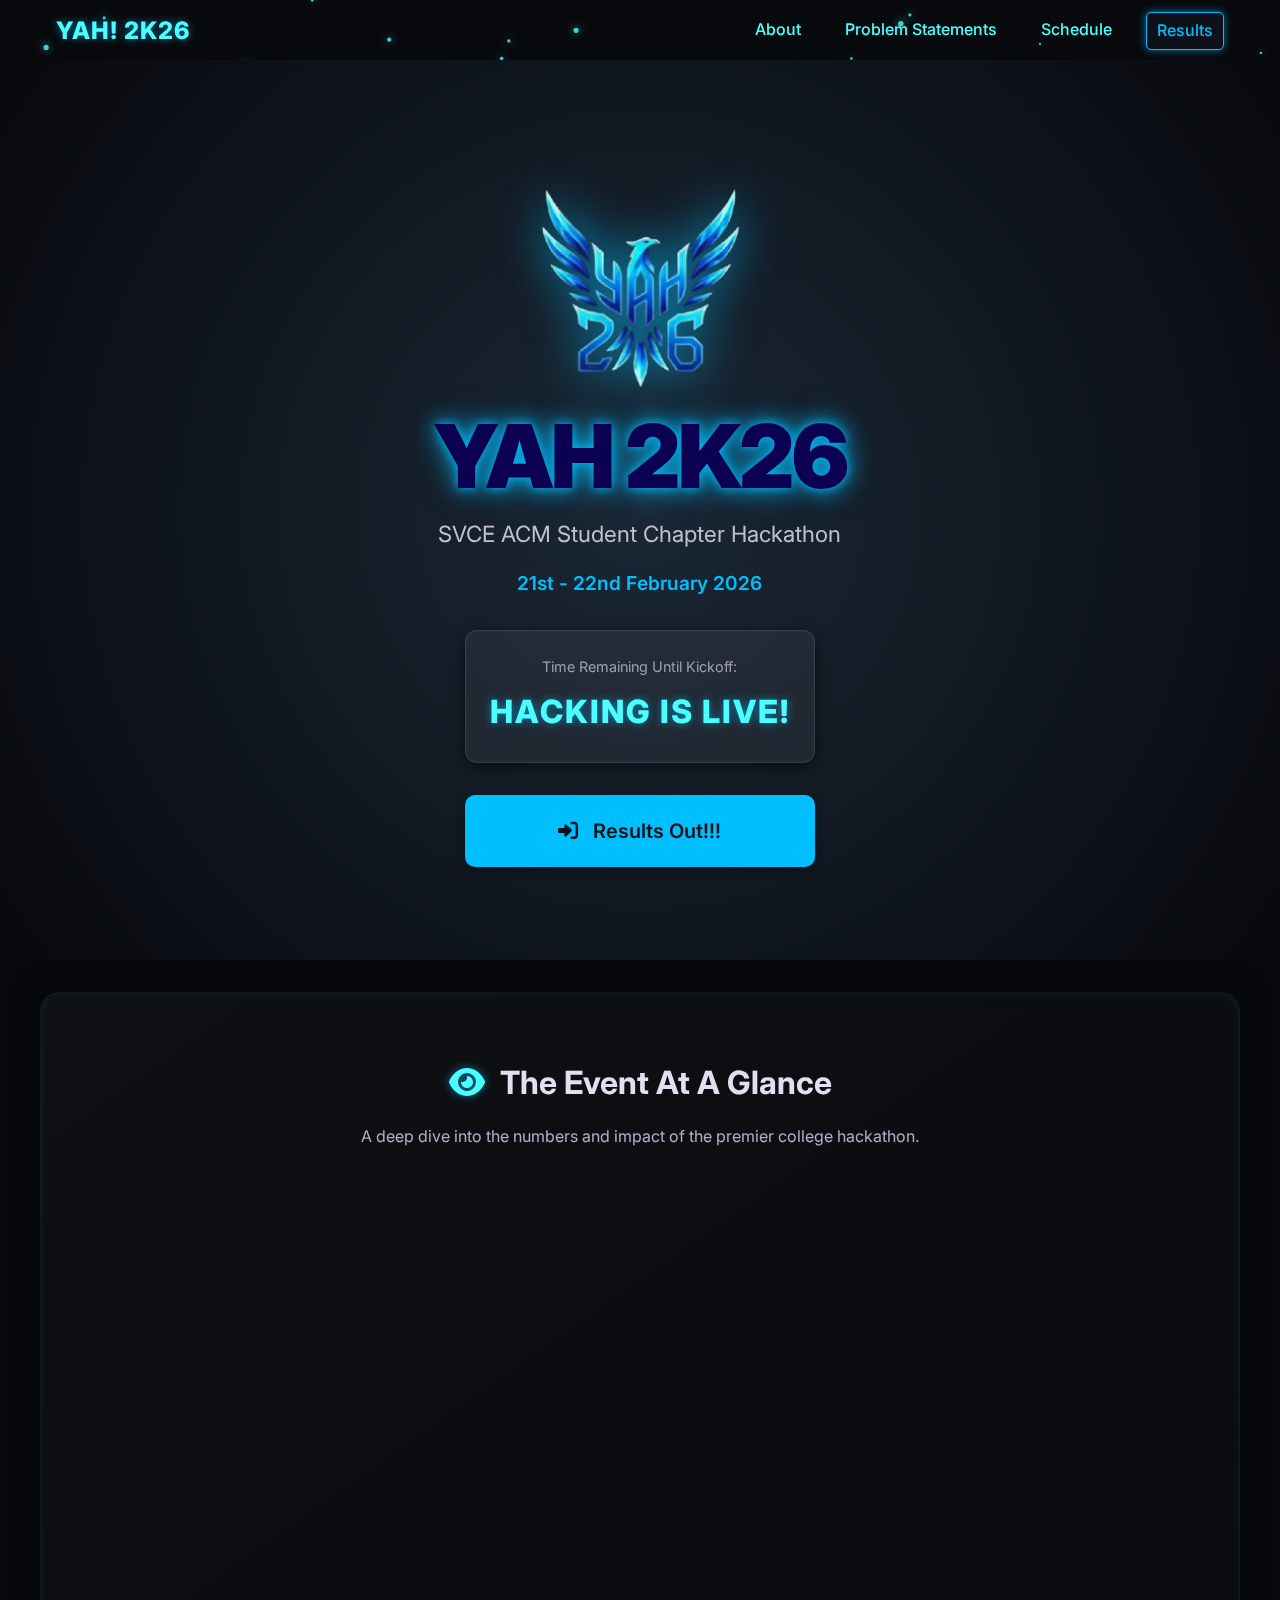
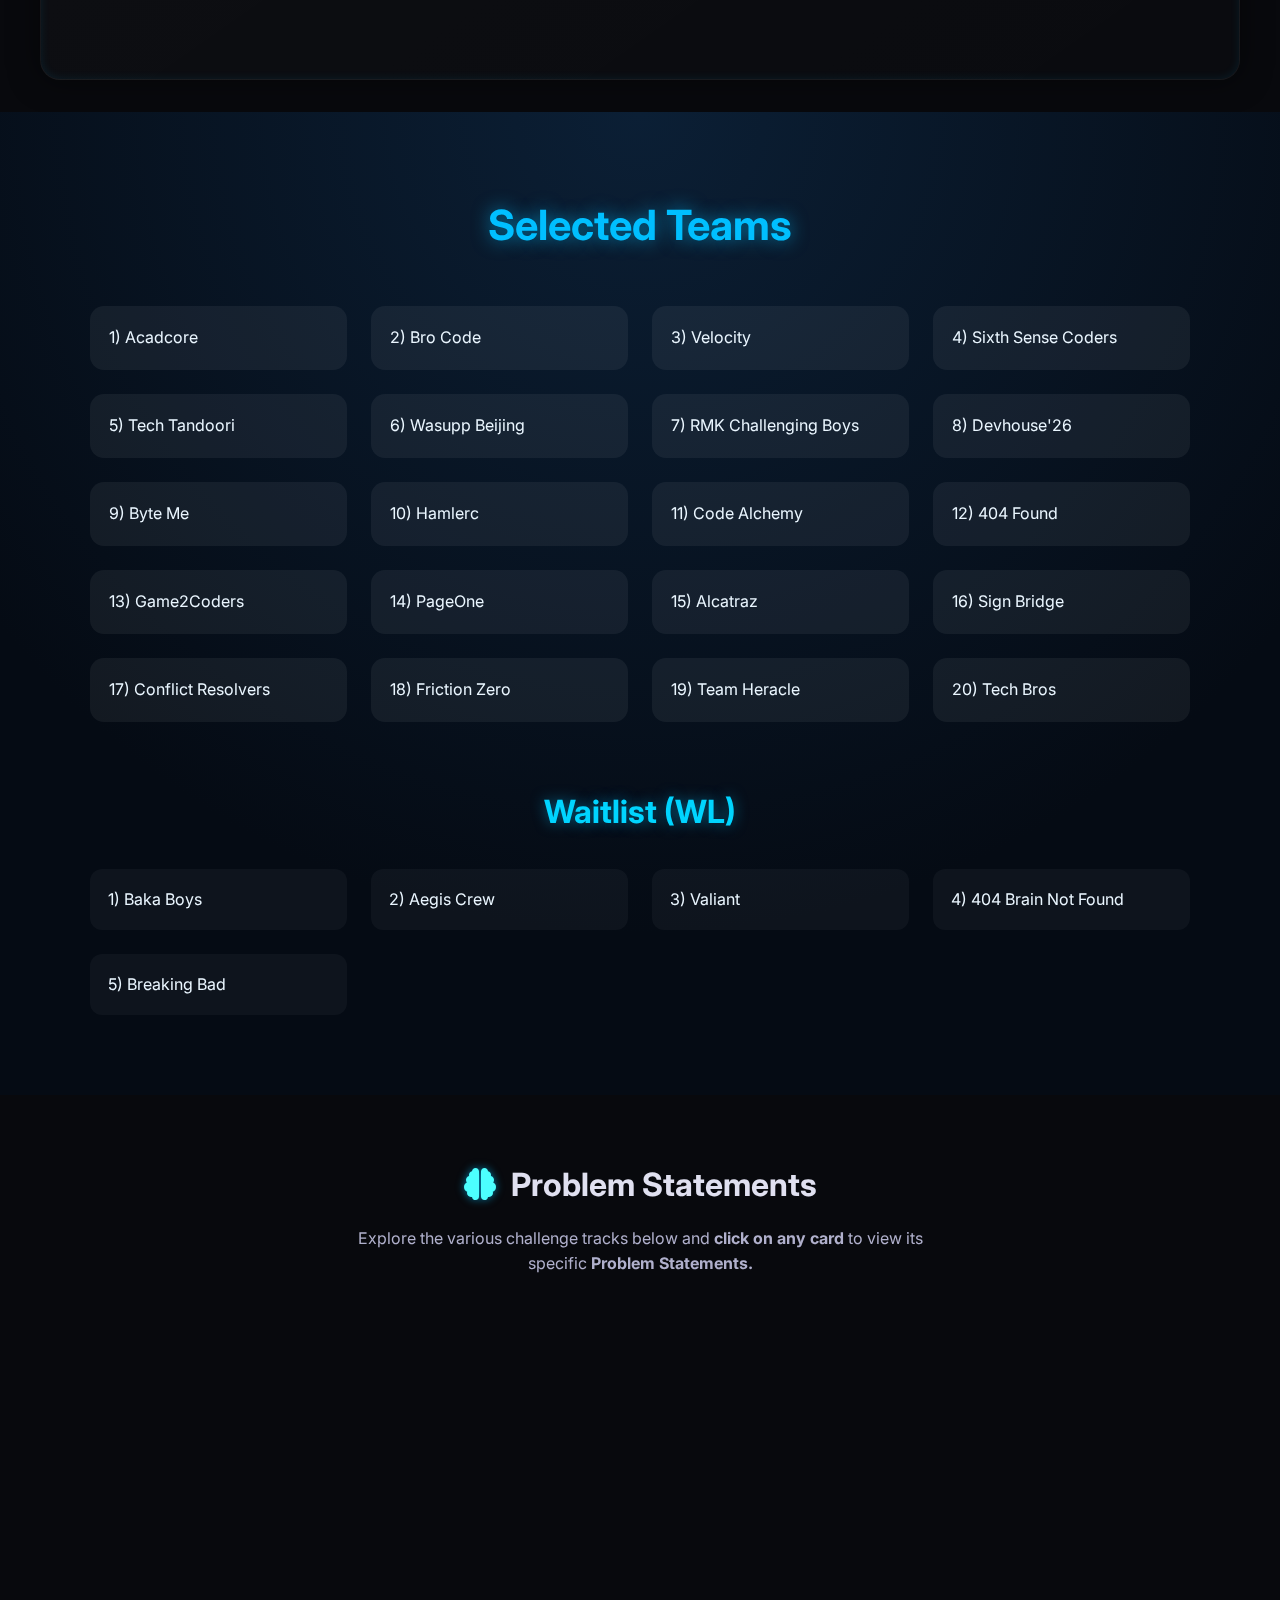
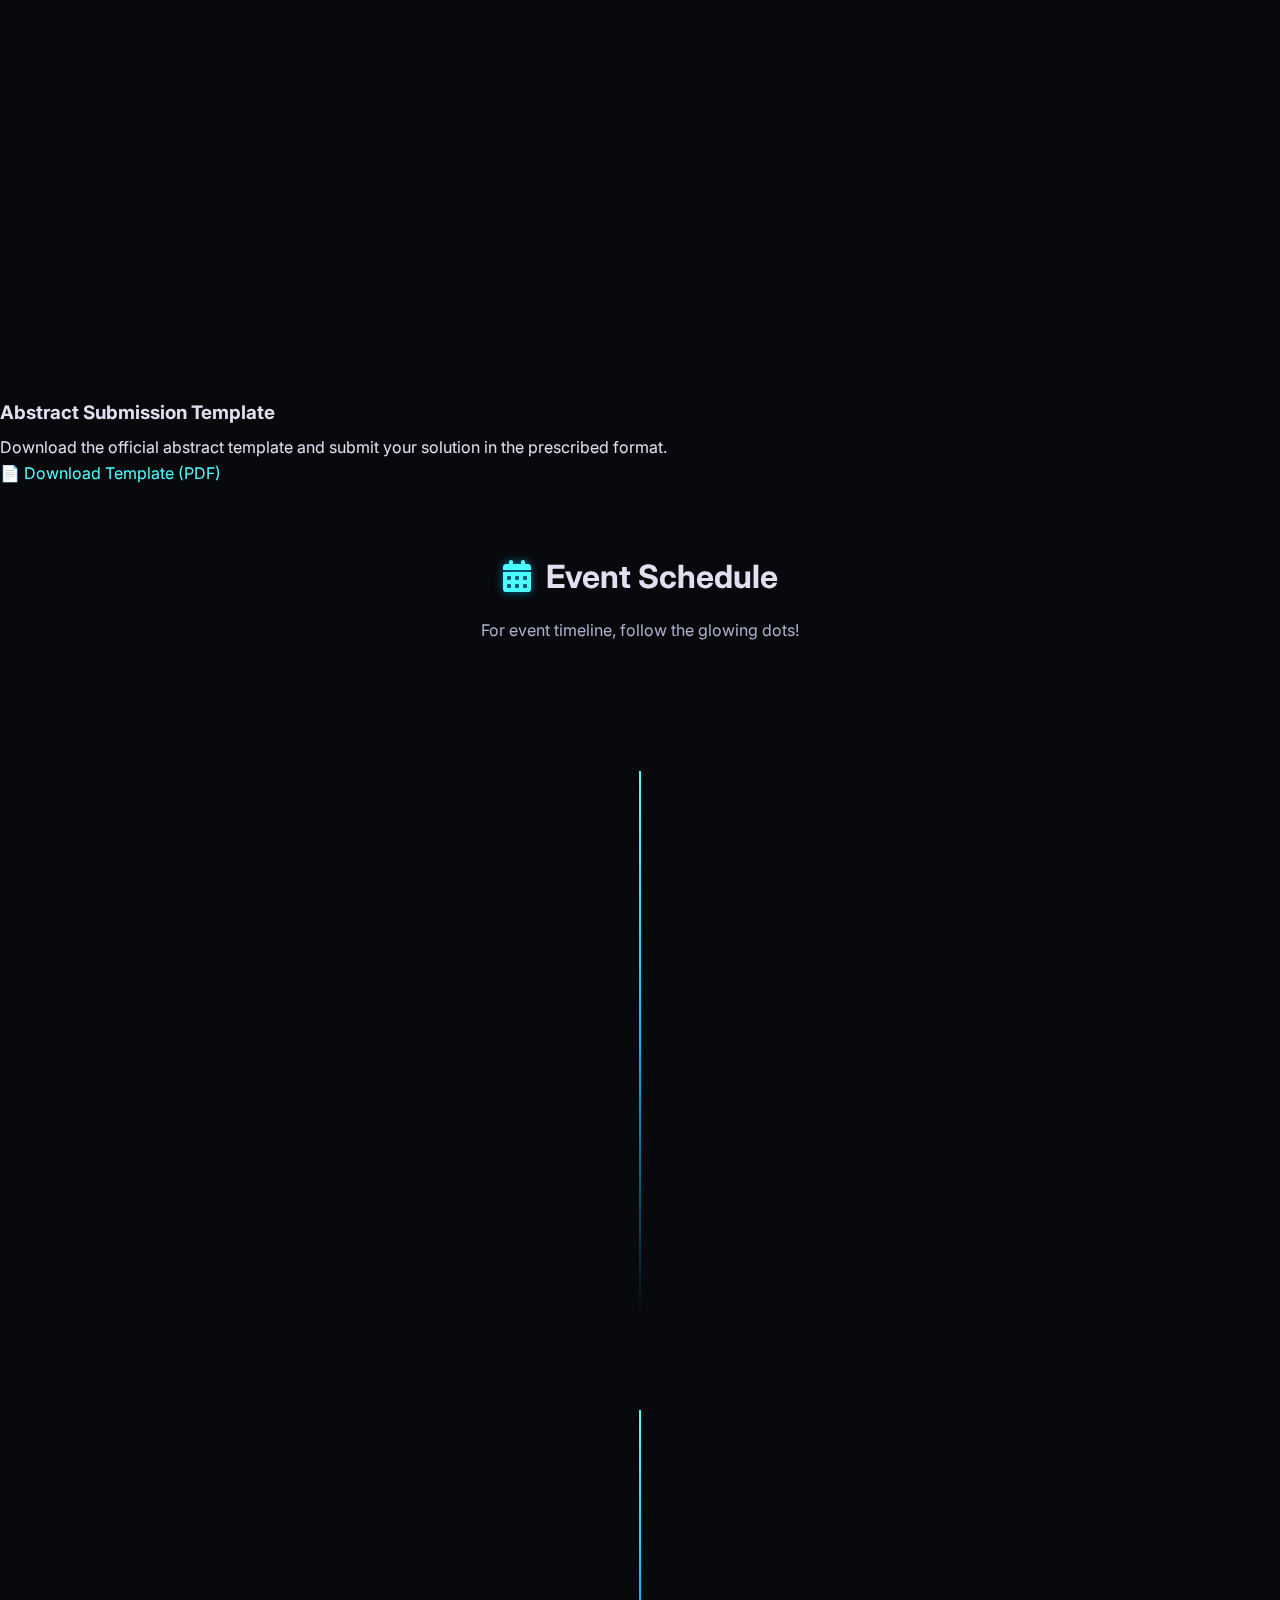
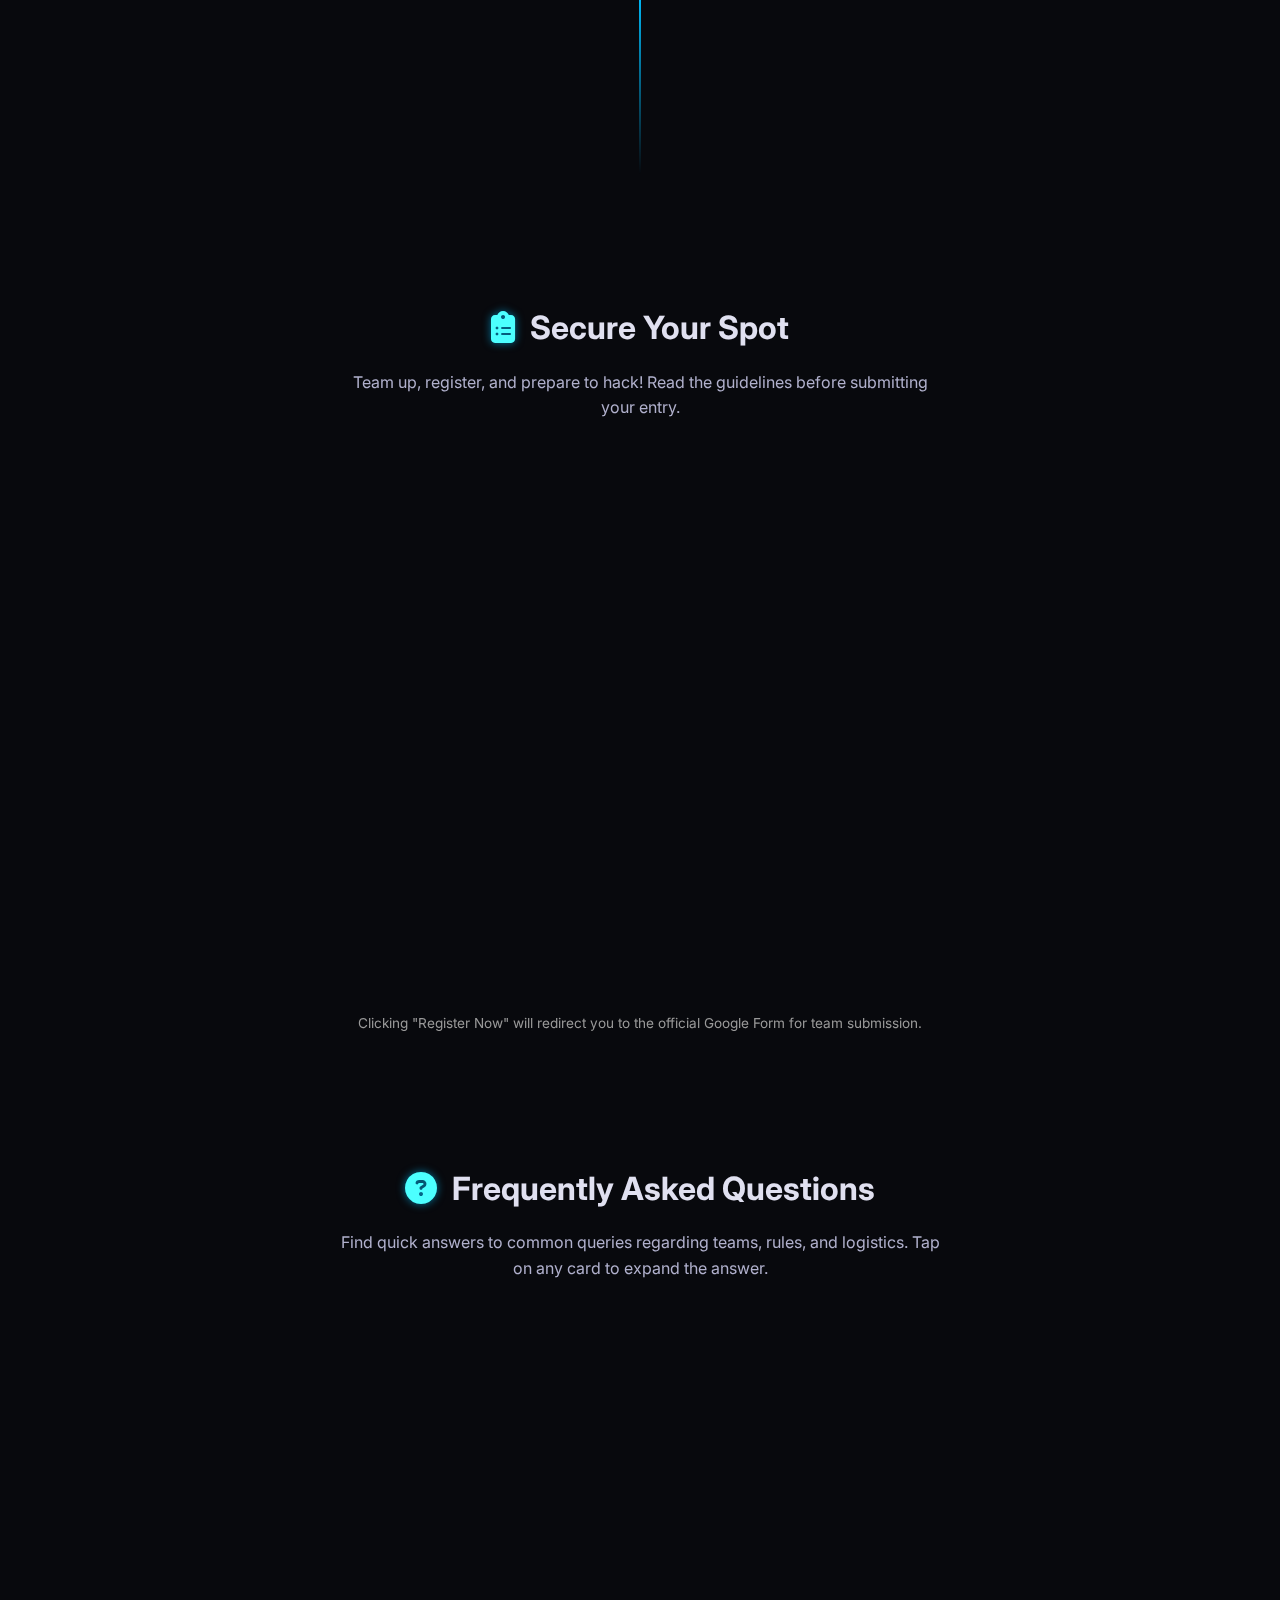
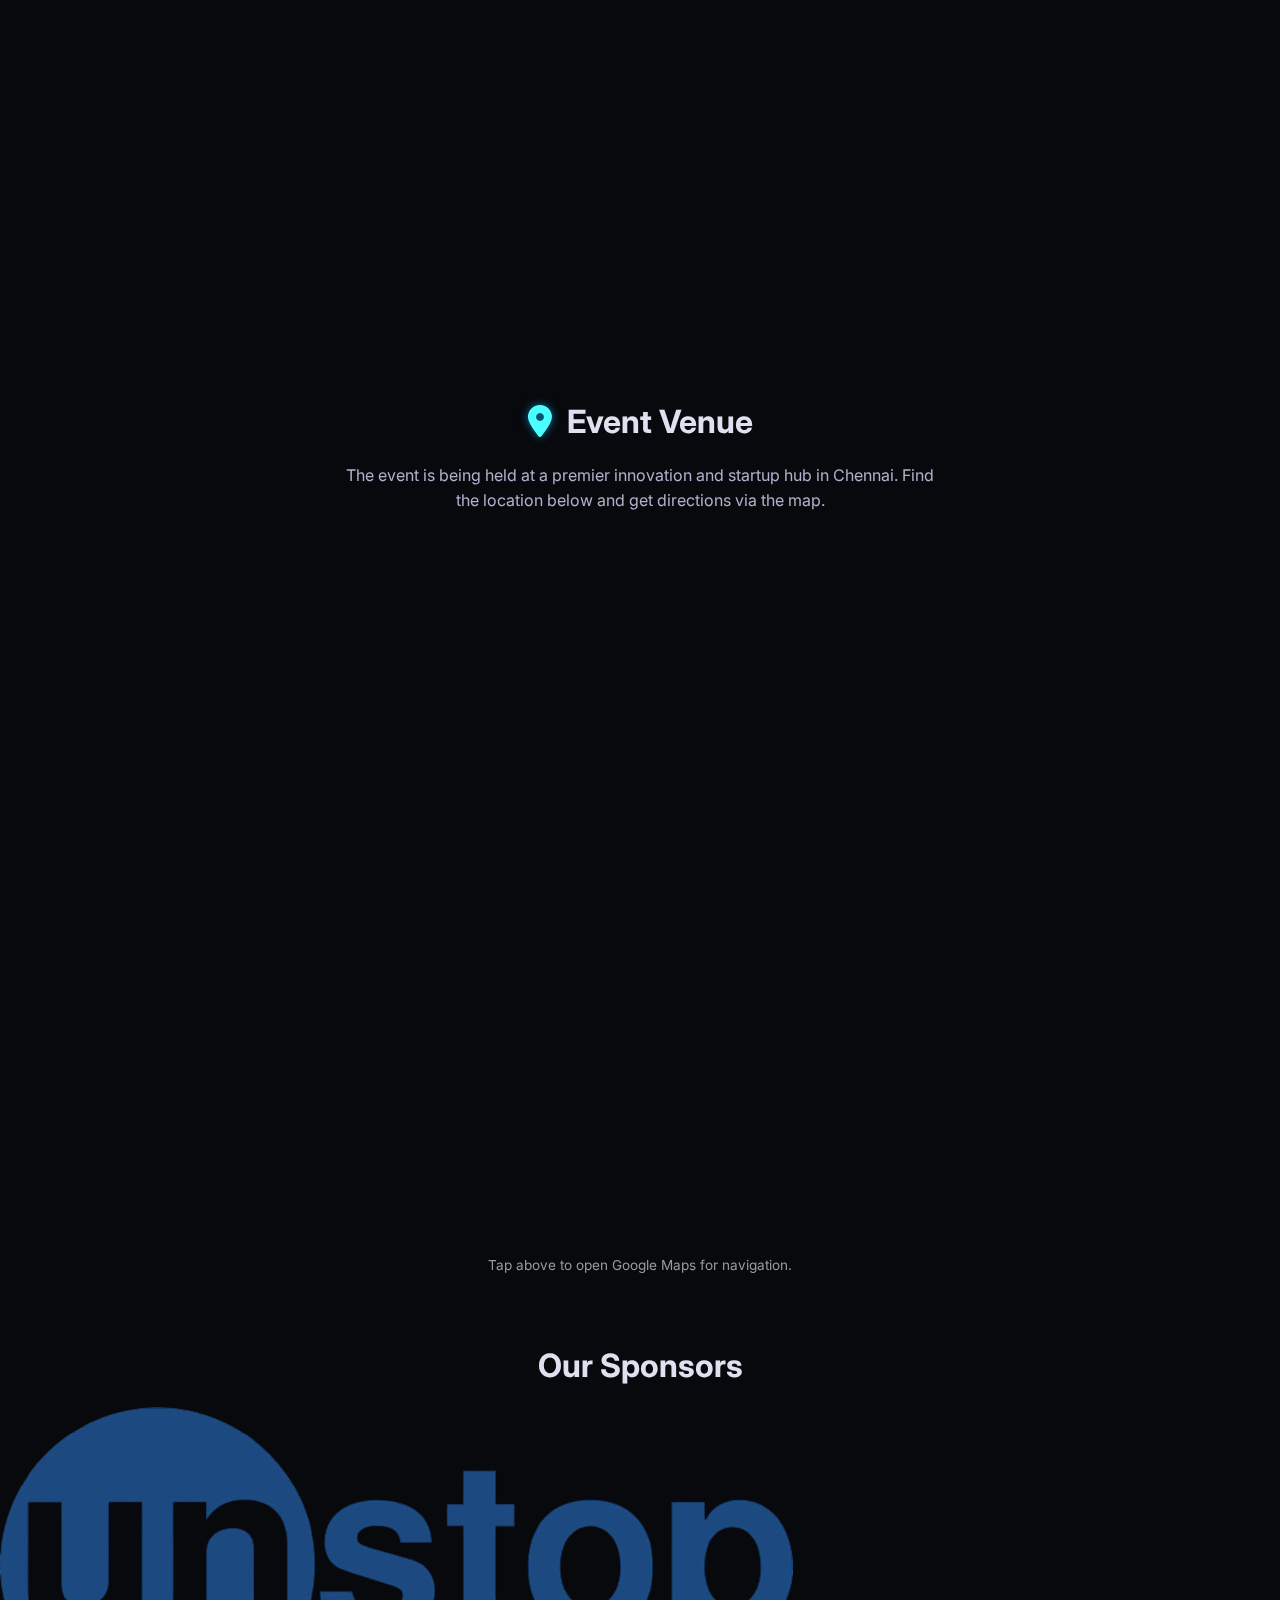
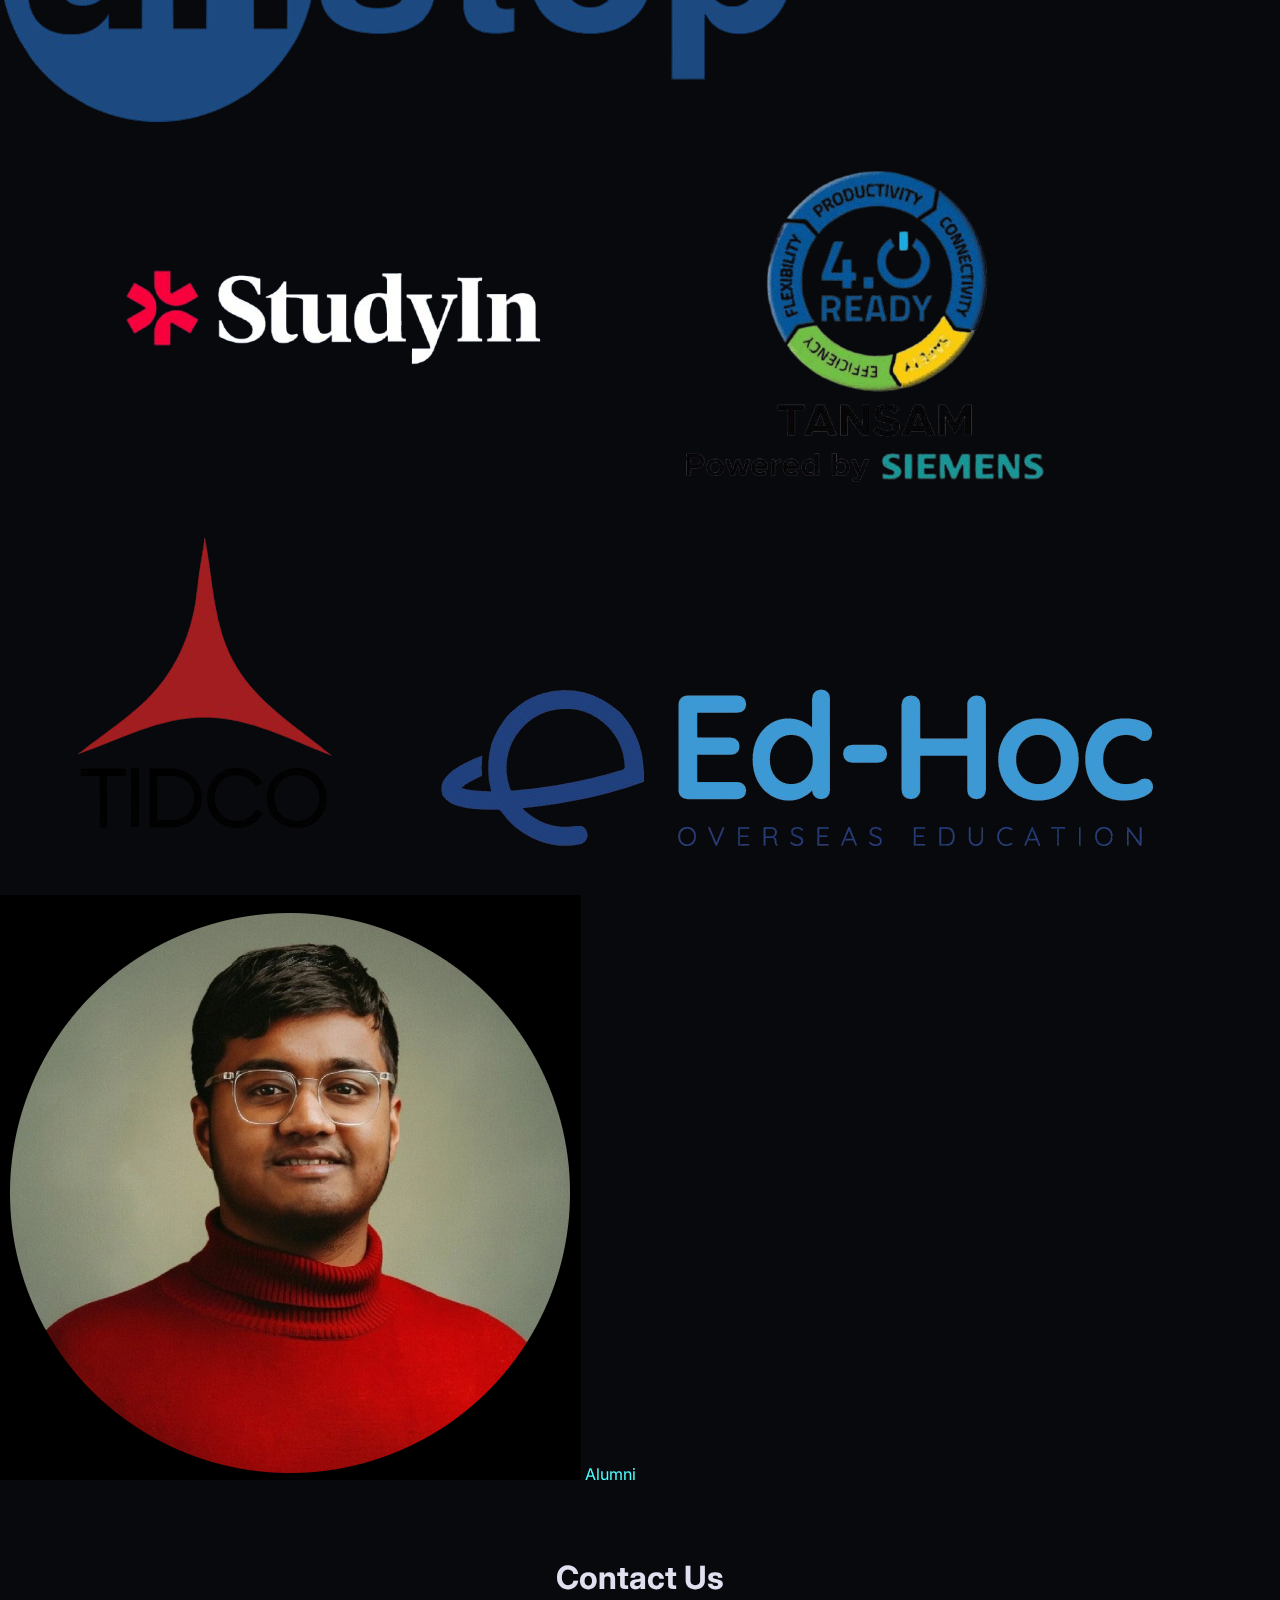
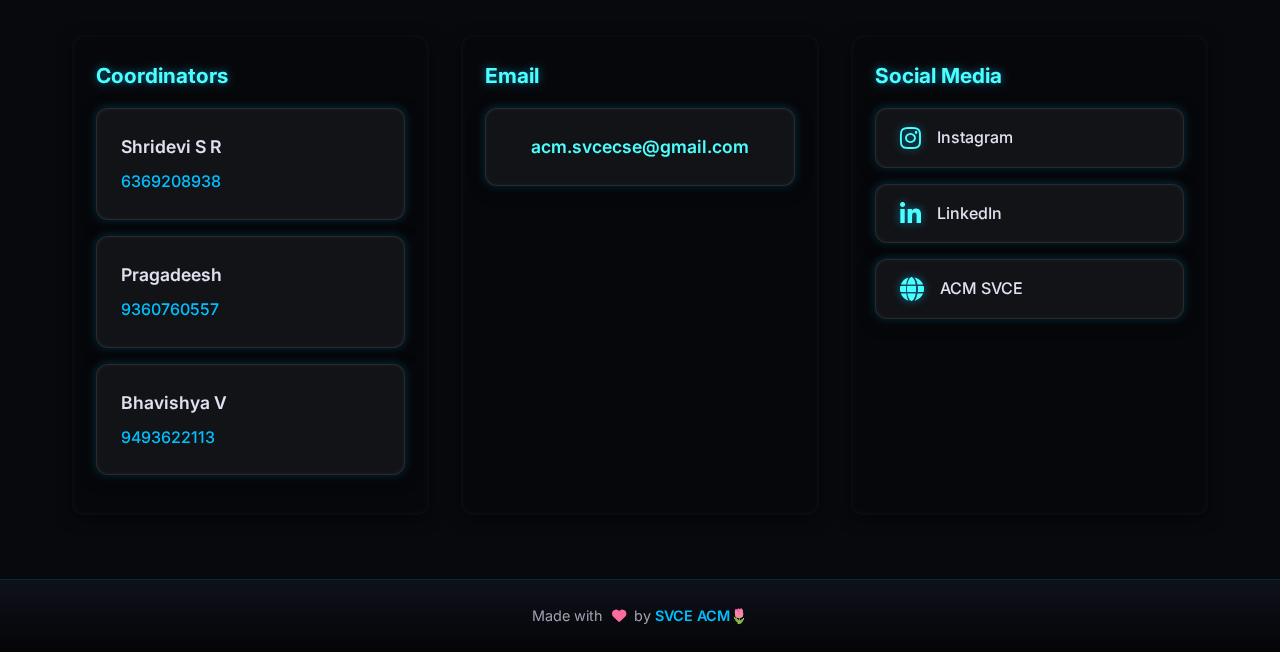
<file: index.html>
<!DOCTYPE html>
<html lang="en">

<head>
    <meta charset="UTF-8">
    <meta name="viewport" content="width=device-width, initial-scale=1.0">
    <title>YAH! 2K26 - ACM Student Chapter</title>
    <!-- Google Font: Inter -->
    <link href="https://fonts.googleapis.com/css2?family=Inter:wght@100..900&display=swap" rel="stylesheet">
    <!-- Font Awesome for Icons -->
    <link rel="stylesheet" href="https://cdnjs.cloudflare.com/ajax/libs/font-awesome/6.5.2/css/all.min.css">
    <!-- Link to the custom styles -->
    <link rel="stylesheet" href="style.css">
</head>

<body>

    <!-- STICKY NAVIGATION BAR -->
     <!-- Neon Starfield Background -->
    <canvas id="starfield"></canvas>
    <nav id="nav-menu" class="nav-menu">
        <div class="nav-content">
            <a href="#home" class="nav-brand glow-text">YAH! 2K26</a>
            <div class="nav-links">
                <a href="#about" class="nav-link">About</a>
                <a href="#domains" class="nav-link">Problem Statements</a>
                <a href="#schedule" class="nav-link">Schedule</a>
                <a href="#results" class="nav-link btn accent-cta">Results</a>
            </div>
            <button id="nav-toggle" class="nav-icon btn pulse" aria-label="Toggle Navigation">
                <i class="fas fa-terminal"></i>
            </button>
        </div>
    </nav>

    <main>

        <!-- 1. HOME SECTION (Header) -->
        <section id="home" class="hero-bg">
    <div class="hero-container">

        <!-- Logo -->
        <img src="yah logo.png" alt="YAH Logo" class="hero-logo">

        <h2 class="hero-title neon-text">
            YAH 2K26
        </h2>

        <p class="hero-subtitle">SVCE ACM Student Chapter Hackathon</p>
        <p class="hero-date">21st - 22nd February 2026</p>

        <div class="countdown glass-card elevated-card">
            <p class="countdown-label">Time Remaining Until Kickoff:</p>
            <div id="countdown-timer" class="countdown-timer glow-text">00:00:00:00</div>
        </div>

        <a href="#results" class="btn primary-cta large-cta pulse">
            <i class="fas fa-sign-in-alt"></i> Results Out!!!
        </a>
    </div>
</section>

        <section id="about" class="section-padding">
            <h2><i class="fas fa-eye"></i> The Event At A Glance</h2>
            <p class="section-description">A deep dive into the numbers and impact of the premier college hackathon.</p>
            <div class="stats-grid grid-layout">

                <!-- Stat Card 1 -->
                <div class="stat-card glass-card elevated-card scroll-reveal delay-1">
                    <i class="fas fa-code stat-icon glow-text"></i>
                    <p class="stat-number glow-text">24</p>
                    <p class="stat-label">Hours of Intense Hacking</p>
                </div>

                <!-- Stat Card 2 -->
                <div class="stat-card glass-card elevated-card scroll-reveal delay-2">
                    <i class="fas fa-trophy stat-icon glow-text"></i>
                    <p class="stat-number glow-text" style="font-size: 1.8rem;">Prize Pool</p>
                    <p class="stat-label">& Recognition</p>
                </div>

                <!-- Stat Card 3 -->
                <div class="stat-card glass-card elevated-card scroll-reveal delay-3">
                    <i class="fas fa-users stat-icon glow-text"></i>
                    <p class="stat-number glow-text">100+</p>
                    <p class="stat-label">Participants Expected</p>
                </div>

                <!-- Stat Card 4 -->
                <div class="stat-card glass-card elevated-card scroll-reveal delay-4">
                    <i class="fas fa-compass stat-icon glow-text"></i>
                    <p class="stat-number glow-text">6</p>
                    <p class="stat-label">Distinct Technical Domains</p>
                </div>

            </div>

            <p class="about-text scroll-reveal">YAH! 2K26 is more than just a hackathon; it’s a crucible for innovation.
                Spend 24 continuous hours building disruptive solutions and refining your skills under expert
                mentorship.</p>
        </section>
        <section id="results" style="
    padding: 5rem 2rem;
    background: radial-gradient(circle at top, #0b1f35, #050b14 70%);
    font-family: 'Inter', sans-serif;
    color: #eaf6ff;
">

    <div style="max-width:1100px; margin:auto;">

        <h2 style="
            text-align:center;
            font-size:2.6rem;
            color:#00bfff;
            text-shadow:0 0 18px rgba(0,191,255,0.6);
            margin-bottom:3rem;
        ">
            Selected Teams
        </h2>

        <!-- SELECTED -->
        <div style="
            display:grid;
            grid-template-columns:repeat(auto-fit, minmax(250px, 1fr));
            gap:1.5rem;
            margin-bottom:4rem;
        ">

            <div style="background:rgba(255,255,255,0.06);padding:1.2rem;border-radius:14px;">1) Acadcore </div>
            <div style="background:rgba(255,255,255,0.06);padding:1.2rem;border-radius:14px;">2) Bro Code </div>
            <div style="background:rgba(255,255,255,0.06);padding:1.2rem;border-radius:14px;">3) Velocity </div>
            <div style="background:rgba(255,255,255,0.06);padding:1.2rem;border-radius:14px;">4) Sixth Sense Coders </div>
            <div style="background:rgba(255,255,255,0.06);padding:1.2rem;border-radius:14px;">5) Tech Tandoori</div>
            <div style="background:rgba(255,255,255,0.06);padding:1.2rem;border-radius:14px;">6) Wasupp Beijing</div>
            <div style="background:rgba(255,255,255,0.06);padding:1.2rem;border-radius:14px;">7) RMK Challenging Boys</div>
            <div style="background:rgba(255,255,255,0.06);padding:1.2rem;border-radius:14px;">8) Devhouse'26</div>
            <div style="background:rgba(255,255,255,0.06);padding:1.2rem;border-radius:14px;">9) Byte Me</div>
            <div style="background:rgba(255,255,255,0.06);padding:1.2rem;border-radius:14px;">10) Hamlerc</div>
            <div style="background:rgba(255,255,255,0.06);padding:1.2rem;border-radius:14px;">11) Code Alchemy</div>
            <div style="background:rgba(255,255,255,0.06);padding:1.2rem;border-radius:14px;">12) 404 Found</div>
            <div style="background:rgba(255,255,255,0.06);padding:1.2rem;border-radius:14px;">13) Game2Coders</div>
            <div style="background:rgba(255,255,255,0.06);padding:1.2rem;border-radius:14px;">14) PageOne</div>
            <div style="background:rgba(255,255,255,0.06);padding:1.2rem;border-radius:14px;">15) Alcatraz</div>
            <div style="background:rgba(255,255,255,0.06);padding:1.2rem;border-radius:14px;">16) Sign Bridge</div>
            <div style="background:rgba(255,255,255,0.06);padding:1.2rem;border-radius:14px;">17) Conflict Resolvers</div>
            <div style="background:rgba(255,255,255,0.06);padding:1.2rem;border-radius:14px;">18) Friction Zero</div>
            <div style="background:rgba(255,255,255,0.06);padding:1.2rem;border-radius:14px;">19) Team Heracle</div>
            <div style="background:rgba(255,255,255,0.06);padding:1.2rem;border-radius:14px;">20) Tech Bros</div>

        </div>

        <!-- WAITLIST -->
        <h3 style="
            text-align:center;
            font-size:2rem;
            color:#00d4ff;
            text-shadow:0 0 14px rgba(0,191,255,0.5);
            margin-bottom:2rem;
        ">
            Waitlist (WL)
        </h3>

        <div style="
            display:grid;
            grid-template-columns:repeat(auto-fit, minmax(250px, 1fr));
            gap:1.5rem;
        ">

            <div style="background:rgba(255,255,255,0.04);padding:1.1rem;border-radius:12px;">1) Baka Boys</div>
            <div style="background:rgba(255,255,255,0.04);padding:1.1rem;border-radius:12px;">2) Aegis Crew</div>
            <div style="background:rgba(255,255,255,0.04);padding:1.1rem;border-radius:12px;">3) Valiant</div>
            <div style="background:rgba(255,255,255,0.04);padding:1.1rem;border-radius:12px;">4) 404 Brain Not Found</div>
            <div style="background:rgba(255,255,255,0.04);padding:1.1rem;border-radius:12px;">5) Breaking Bad</div>

        </div>

    </div>
</section>


        <!-- 3. DOMAINS SECTION (Permanent Glow Cards) -->
        <section id="domains" class="section-padding">
            <h2><i class="fas fa-brain"></i> Problem Statements</h2>
            <p class="section-description">Explore the various challenge tracks below and <strong>click on any
                    card</strong> to view its specific <strong>Problem Statements.</strong></p>

            <div class="domains-grid grid-layout">

                <!-- Domain Card 1: AI / Machine Learning -->
                <a href="domain-ai.html" class="domain-card glass-card glass-glow scroll-reveal delay-1">
                    <i class="fas fa-robot domain-icon"></i>
                    <h3>AI / Machine Learning</h3>
                    <p>Develop intelligent systems, predictive models, and sophisticated neural networks.</p>
                </a>

                <!-- Domain Card 2: Blockchain & Web3 -->
                <a href="domain-blockchain.html" class="domain-card glass-card glass-glow scroll-reveal delay-2">
                    <i class="fas fa-link domain-icon"></i>
                    <h3>Blockchain</h3>
                    <p>Implement decentralized ledger technology, smart contracts, and secure applications.</p>
                </a>

                <!-- Domain Card 3: Cybersecurity -->
                <a href="domain-cyber.html" class="domain-card glass-card glass-glow scroll-reveal delay-3">
                    <i class="fas fa-shield-alt domain-icon"></i>
                    <h3>Cybersecurity</h3>
                    <p>Focus on security protocols, threat detection, and building resilient systems.</p>
                </a>

                <!-- Domain Card 4: Game Design -->
                <a href="domain-game.html" class="domain-card glass-card glass-glow scroll-reveal delay-4">
                    <i class="fas fa-gamepad domain-icon"></i>
                    <h3>Gamification</h3>
                    <p>Build engaging interactive experiences, simulations, or innovative game mechanics.</p>
                </a>

                <!-- Domain Card 5: Real-World Problems -->
                <a href="domain-realworld.html" class="domain-card glass-card glass-glow scroll-reveal delay-5">
                    <i class="fas fa-globe-asia domain-icon"></i>
                    <h3>Real-World Problems</h3>
                    <p>Solve local or global challenges in healthcare, education, or sustainability using tech.</p>
                </a>

                <!-- Domain Card 6: Open Innovation (placeholder, routed later if needed) -->
                <div class="domain-card glass-card glass-glow scroll-reveal delay-6">
                    <i class="fas fa-lightbulb domain-icon"></i>
                    <h3>Open Innovation</h3>
                    <p>Bring your own unique idea or platform solution to the table.</p>
                </div>
            </div>
           <a href="domain-alumni.html" class="domain-card glass-card glass-glow scroll-reveal delay-7">
    <i class="fas fa-star domain-icon"></i>
    <h3>Special Problem Statement</h3>
    <p>
        There’s a surprise waiting for teams who choose this problem statement.
    </p>
</a>



</div>
</section>


        </section>
        <section class="template-download">
    <div class="template-card">
        <h3>Abstract Submission Template</h3>
        <p>
            Download the official abstract template and submit your solution
            in the prescribed format.
        </p>
        <a href="YAH'26 template.pdf" 
           class="download-btn" 
           download>
            📄 Download Template (PDF)
        </a>
    </div>
</section>


        <!-- 4. SCHEDULE SECTION (Vertical Timeline) -->
        <section id="schedule" class="section-padding">
            <h2><i class="fas fa-calendar-alt"></i> Event Schedule</h2>
            <p class="section-description">For event timeline, follow the glowing dots!</p>

            <!-- Day 1 Timeline -->
            <h3 class="timeline-day-header scroll-reveal">Day 1 - 21st February</h3>
            <div class="timeline-container">
                <ul class="timeline">

                    <!-- Event 1 -->
                    <li class="timeline-item scroll-reveal delay-1">
                        <div class="timeline-dot glow-dot"></div>
                        <div class="timeline-card glass-card">
                            <p class="time">09:00 AM</p>
                            <p class="event-title">Inauguration</p>
                            <p class="event-details">Opening remarks, keynote speaker, and welcome address.</p>
                        </div>
                    </li>

                    <!-- Event 2 -->
                    <li class="timeline-item scroll-reveal delay-2">
                        <div class="timeline-dot glow-dot"></div>
                        <div class="timeline-card glass-card">
                            <p class="time">10:00 AM</p>
                            <p class="event-title">Hacking Begins</p>
                            <p class="event-details">Teams start coding! Lunch and refreshments provided later.</p>
                        </div>
                    </li>

                    <!-- Event 3 -->
                    <li class="timeline-item scroll-reveal delay-3">
                        <div class="timeline-dot glow-dot"></div>
                        <div class="timeline-card glass-card">
                            <p class="time">After 4:30 PM</p>
                            <p class="event-title">First Evaluation</p>
                            <p class="event-details">Initial review by mentors/judges. Checkpoint 1.</p>
                        </div>
                    </li>

                </ul>
            </div>

            <!-- Day 2 Timeline -->
            <h3 class="timeline-day-header scroll-reveal delay-4">Day 2 - 22nd February</h3>
            <div class="timeline-container">
                <ul class="timeline">

                    <!-- Event 4 -->
                    <li class="timeline-item scroll-reveal delay-5">
                        <div class="timeline-dot glow-dot"></div>
                        <div class="timeline-card glass-card">
                            <p class="time">10:00 AM</p>
                            <p class="event-title">Final Evaluation</p>
                            <p class="event-details">Live demos and judging panel Q&A session.</p>
                        </div>
                    </li>

                    <!-- Event 5 -->
                    <li class="timeline-item scroll-reveal delay-6">
                        <div class="timeline-dot glow-dot"></div>
                        <div class="timeline-card glass-card">
                            <p class="time">11:00 AM</p>
                            <p class="event-title">Closing Ceremony</p>
                            <p class="event-details">Prize announcement, winner felicitations, and thanks.</p>
                        </div>
                    </li>

                </ul>
            </div>

        </section>



        <!-- 6. REGISTRATION SECTION (High-Visibility CTA) -->
        <section id="register" class="section-padding">
            <h2><i class="fas fa-clipboard-list"></i> Secure Your Spot</h2>
            <p class="section-description">Team up, register, and prepare to hack! Read the guidelines before submitting
                your entry.</p>

            <!-- Registration Card: Floating Glass Card with Strong Glow -->
            <div class="registration-card glass-card glass-glow scroll-reveal">
                <h3 class="reg-title">Hackathon Registration Details</h3>

                <div class="reg-detail-list">
                    <div class="detail-item">
                        <i class="fas fa-users"></i>
                        <p>Team Size: <strong>4 Members</strong></p>
                    </div>
                    <div class="detail-item">
                        <i class="fas fa-file-signature"></i>
                        <p>Rule: <strong>One Registration Per Team</strong></p>
                    </div>
                    <div class="detail-item">
                        <i class="fas fa-rupee-sign"></i>
                        <p>Initial Registration: <strong>FREE</strong></p>
                    </div>
                    <div class="detail-item">
                        <i class="fas fa-money-bill-wave"></i>
                        <p>Shortlisting Fee: ₹250 per person (Paid after shortlisting)</p>
                    </div>
                    <div class="detail-item">
                        <i class="fas fa-calendar-times"></i>
                        <p>Registration Deadline: <strong>February 4th 2026</strong> (Don't miss it!)</p>
                    </div>
                </div>

                <hr class="glow-divider">

                <!-- CTA Button (Large Tap-Friendly, Permanent Glow) -->
                <a href="https://unstop.com/o/P2omdQT?lb=gSrpvq7&utm_medium=Share&utm_source=svceacha8914&utm_campaign=Online_coding_challenge" target="_blank" class="btn accent-cta large-cta pulse">
                    <i class="fas fa-arrow-alt-circle-right"></i> Register Now
                </a>
            </div>

            <p class="section-note">Clicking "Register Now" will redirect you to the official Google Form for team
                submission.</p>

        </section>

        <!-- 7. FAQ SECTION (Glowing Accordion) -->
        <section id="faq" class="section-padding">
            <h2><i class="fas fa-question-circle"></i> Frequently Asked Questions</h2>
            <p class="section-description">Find quick answers to common queries regarding teams, rules, and logistics.
                Tap on any card to expand the answer.</p>

            <div class="faq-accordion-container">

                <!-- FAQ Item 1 -->
                <details class="faq-item glass-card elevated-card scroll-reveal delay-1">
                    <summary class="faq-question">
                        <i class="fas fa-plus-circle"></i> Can I register as an individual?
                    </summary>
                    <div class="faq-answer">
                        <p>No. YAH! 2K26 is strictly a team event. The required team size is 4 members. We encourage you
                            to find your teammates before the registration deadline.</p>
                    </div>
                </details>

                <!-- FAQ Item 2 -->
                <details class="faq-item glass-card elevated-card scroll-reveal delay-2">
                    <summary class="faq-question">
                        <i class="fas fa-plus-circle"></i> Is there a registration fee?
                    </summary>
                    <div class="faq-answer">
                        <p>
                            Initial registration is <strong>FREE</strong>. A nominal fee of ₹250 per person will be
                            collected only
                            <strong>after</strong> your team is shortlisted and confirmed for the final 24-hour
                            hackathon.
                        </p>

                    </div>
                </details>

                <!-- FAQ Item 3 -->
                <details class="faq-item glass-card elevated-card scroll-reveal delay-3">
                    <summary class="faq-question">
                        <i class="fas fa-plus-circle"></i> What should I bring to the event?
                    </summary>
                    <div class="faq-answer">
                        <p>Bring your laptops, chargers, power strips, and any necessary peripherals (mouse, keyboard,
                            monitors, etc.). Basic amenities and food will be provided on-site.</p>
                    </div>
                </details>

                <!-- FAQ Item 4 -->
                <details class="faq-item glass-card elevated-card scroll-reveal delay-4">
                    <summary class="faq-question">
                        <i class="fas fa-plus-circle"></i> Are there specific languages or tech stacks we must use?
                    </summary>
                    <div class="faq-answer">
                        <p>No. You are free to use any programming language, framework, or technology stack you prefer,
                            as long as it aligns with one of the specified domains and solves the problem statement
                            effectively.</p>
                    </div>
                </details>

                <!-- FAQ Item 5 -->
                <details class="faq-item glass-card elevated-card scroll-reveal delay-5">
                    <summary class="faq-question">
                        <i class="fas fa-plus-circle"></i> Can team members be from different colleges?
                    </summary>
                    <div class="faq-answer">
                        <p>Yes. Inter-college teams are allowed.</p>
                    </div>
                </details>

                <!-- FAQ Item 6 -->
                <details class="faq-item glass-card elevated-card scroll-reveal delay-6">
                    <summary class="faq-question">
                        <i class="fas fa-plus-circle"></i> How will projects be evaluated?
                    </summary>
                    <div class="faq-answer">
                        <p>Projects will be judged based on innovation, technical implementation, problem relevance,
                            scalability, and presentation.</p>
                    </div>
                </details>

                <!-- FAQ Item 7 -->
                <details class="faq-item glass-card elevated-card scroll-reveal delay-7">
                    <summary class="faq-question">
                        <i class="fas fa-plus-circle"></i> Will certificates be provided?
                    </summary>
                    <div class="faq-answer">
                        <p>Yes. Participation certificates will be provided to all shortlisted teams, and winners will
                            receive special certificates and recognition.</p>
                    </div>
                </details>

            </div>

        </section>

        <!-- 8. VENUE SECTION (Location Map) -->
        <section id="venue" class="section-padding">
            <h2><i class="fas fa-map-marker-alt"></i> Event Venue</h2>
            <p class="section-description">
                The event is being held at a premier innovation and startup hub in Chennai.
                Find the location below and get directions via the map.
            </p>

            <!-- Venue Card -->
            <div class="venue-card glass-card glass-glow scroll-reveal">

                <h3 class="venue-title">TANSAM – TIDEL Park</h3>

                <div class="location-details">
                    <div class="detail-item">
                        <p>
                            Host Venue:
                            <strong>TANSAM (Tamil Nadu Startup & Innovation Mission)</strong>
                        </p>
                    </div>
                    <div class="detail-item">
                        <i class="fas fa-map-marked-alt"></i>
                        <p>
                            TIDEL Park, Rajiv Gandhi IT Expressway,
                            Tharamani, Chennai, Tamil Nadu 600113
                        </p>
                    </div>
                </div>

                <hr class="glow-divider">

                <!-- Embedded Google Map -->
                <div class="map-container elevated-card scroll-reveal delay-1">
                    <iframe class="venue-map"
                        src="https://www.google.com/maps?q=TANSAM+TIDEL+Park+Tharamani&output=embed" allowfullscreen=""
                        loading="lazy" referrerpolicy="no-referrer-when-downgrade">
                    </iframe>
                </div>

            </div>

            <!-- Direction Button -->
            <div class="directions-wrapper">
                <a href="https://www.google.com/maps?q=TANSAM+TIDEL+Park+Tharamani" target="_blank"
                    class="btn primary-cta large-cta scroll-reveal">
                    <i class="fas fa-route"></i> Get Directions
                </a>
            </div>
            <p class="section-note">Tap above to open Google Maps for navigation.</p>

        </section>
        <section class="sponsors-section">
    <h2 class="sponsors-title">Our Sponsors</h2>

    <div class="sponsors-logos">
        <img src="logo 1.png" alt="logo" >
        <img src="logo 2.png" alt="logo ">
        <img src="logo 3.png" alt="logo">
        <img src="logo 4.png" alt="logo">
        <img src="logo 5.png" alt="logo">
        <a href="https://www.linkedin.com/in/krishnaalagiri/"
   target="_blank"
   class="sponsor-card alumni-card">

    <img src="logo 6.png" alt="Alumni Sponsor">

    <span class="alumni-badge">Alumni</span>
</a>


    </div>
</section>




        <!-- Contact Section -->
        <section id="contact" class="section">
            <div class="container">
                <h2 class="section-title">Contact Us</h2>
                <div class="contact-container">
                    <div class="contact-coordinators">
                        <h3 class="contact-subtitle">Coordinators</h3>
                        <div class="coordinator-card">
                            <div class="coordinator-name">Shridevi S R</div>
                            <div class="coordinator-phone">6369208938</div>
                        </div>
                        <div class="coordinator-card">
                            <div class="coordinator-name">Pragadeesh</div>
                            <div class="coordinator-phone">9360760557</div>
                        </div>
                        <div class="coordinator-card">
                            <div class="coordinator-name">Bhavishya V</div>
                            <div class="coordinator-phone">9493622113</div>
                        </div>
                    </div>
                    <div class="contact-email">
                        <h3 class="contact-subtitle">Email</h3>
                        <div class="email-card">
                            <a href="mailto:acm.svcecse@gmail.com">acm.svcecse@gmail.com</a>
                        </div>
                    </div>
                    <div class="contact-social">
                        <h3 class="contact-subtitle">Social Media</h3>
                        <div class="social-grid">

                            <a href="https://www.instagram.com/svceacm?igsh=MTdzanVoamJ4c24zMA%3D%3D"
                                class="social-card" aria-label="Instagram" target="_blank">
                                <i class="fab fa-instagram social-icon"></i>
                                <span class="social-name">Instagram</span>
                            </a>

                            <a href="https://www.linkedin.com/company/svceacm/posts/?feedView=all" class="social-card"
                                aria-label="LinkedIn" target="_blank">
                                <i class="fab fa-linkedin-in social-icon"></i>
                                <span class="social-name">LinkedIn</span>
                            </a>

                            <a href="https://svcechennai.acm.org/" class="social-card" aria-label="ACM SVCE Website"
                                target="_blank">
                                <i class="fas fa-globe social-icon"></i>
                                <span class="social-name">ACM SVCE</span>
                            </a>

                        </div>
                    </div>

                </div>
            </div>
        </section>

    </main>

    <!-- Footer -->
    <footer class="footer">
        <div class="container">
            <p class="footer-text">
                Made with <i class="fas fa-heart"></i> by <a href="https://svcechennai.acm.org/team.html"
                    target="_blank" rel="noopener noreferrer">SVCE ACM🌷</a>
            </p>
        </div>
    </footer>

    <!-- Link to the custom scripts -->
    <script src="script.js"></script>
</body>

</html>
</file>
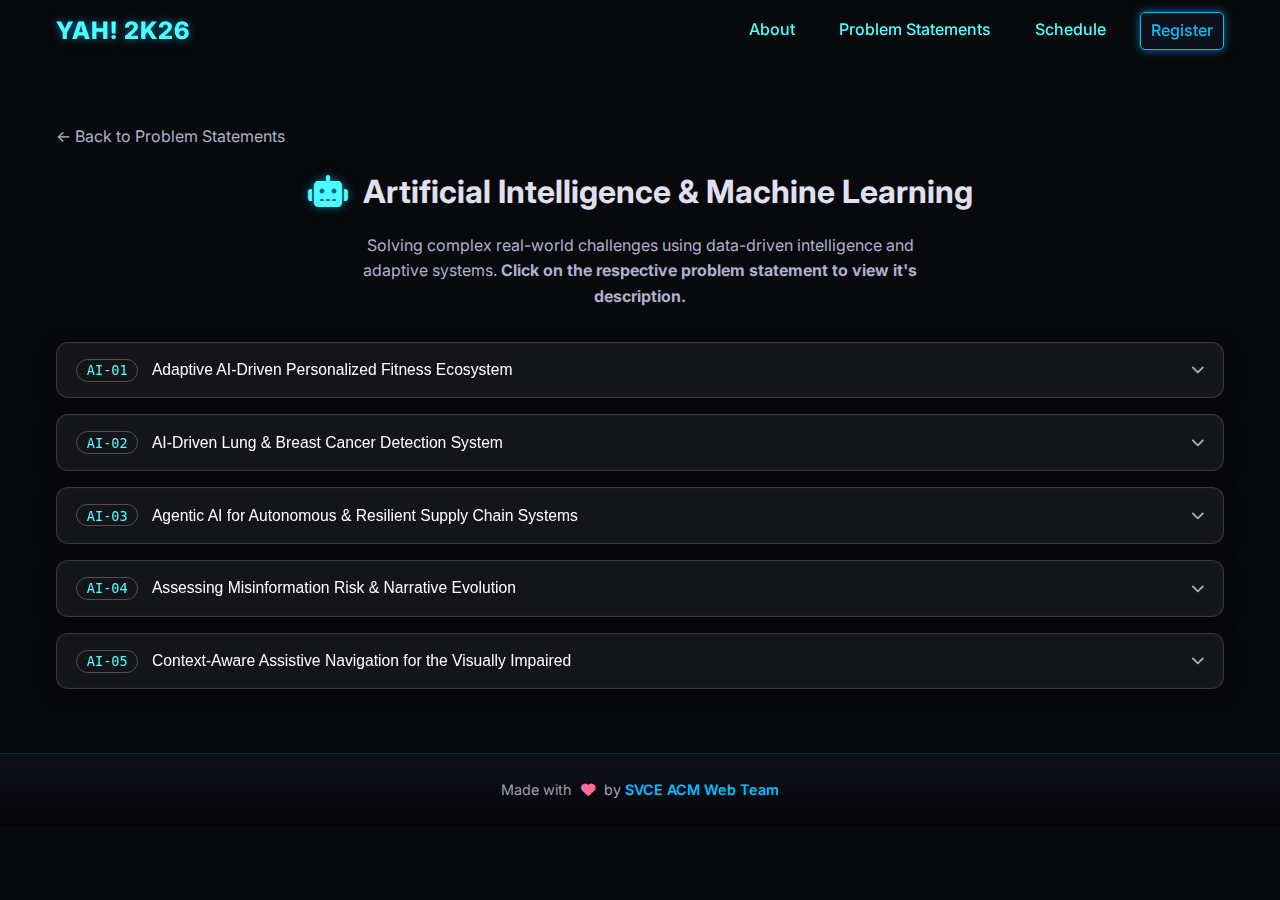
<file: domain-ai.html>
<!DOCTYPE html>
<html lang="en">

<head>
    <meta charset="UTF-8">
    <meta name="viewport" content="width=device-width, initial-scale=1.0">
    <title>Artificial Intelligence & Machine Learning — YAH! 2K26</title>
    <link href="https://fonts.googleapis.com/css2?family=Inter:wght@100..900&display=swap" rel="stylesheet">
    <link rel="stylesheet" href="https://cdnjs.cloudflare.com/ajax/libs/font-awesome/6.5.2/css/all.min.css">
    <link rel="stylesheet" href="style.css">
</head>

<body>
    <!-- Simple shared nav back to home -->
    <nav id="nav-menu" class="nav-menu">
        <div class="nav-content">
            <a href="index.html#home" class="nav-brand glow-text">YAH! 2K26</a>
            <div class="nav-links">
                <a href="index.html#about" class="nav-link">About</a>
                <a href="index.html#domains" class="nav-link">Problem Statements</a>
                <a href="index.html#schedule" class="nav-link">Schedule</a>
                <a href="index.html#register" class="nav-link btn accent-cta">Register</a>
            </div>
        </div>
    </nav>

    <main>
        <section class="section-padding">
            <a href="index.html#domains" class="section-description" style="display:inline-block;margin-bottom:1rem;">
                &larr; Back to Problem Statements
            </a>
            <h2><i class="fas fa-robot"></i> Artificial Intelligence &amp; Machine Learning</h2>
            <p class="section-description">
                Solving complex real-world challenges using data-driven intelligence and adaptive systems. <strong>Click on the respective problem statement to view it's description.</strong>
            </p>

            <div class="problems-stack">
                <!-- AI-01 -->
                <article class="ps-card glass-card elevated-card">
                    <button class="ps-card-header" aria-expanded="false">
                        <span class="ps-code">AI-01</span>
                        <span class="ps-title">Adaptive AI-Driven Personalized Fitness Ecosystem</span>
                        <span class="ps-chevron"><i class="fas fa-chevron-down"></i></span>
                    </button>
                    <div class="ps-card-body">
                        <h4 style="color:#00bfff;">Problem</h4>
                        <p>
                            Despite increased awareness of physical fitness, long-term adherence remains low due to
                            generic workout plans, static diet recommendations, lack of calorie transparency, and
                            insufficient engagement. Most existing solutions fail to adapt to individual behavior,
                            lifestyle, and motivation patterns, leading to early disengagement and poor outcomes.
                        </p>
                        <h4 style="color:#00bfff;">Description</h4>
                        <p>
                            The challenge is to design an AI-driven fitness ecosystem that continuously learns from user
                            activity, nutrition, energy expenditure, and lifestyle signals. The system should
                            dynamically personalize workout plans, diet strategies, and calorie targets based on
                            real-time progress and feedback. Additionally, motivation analytics must detect
                            disengagement early and activate personalized interventions such as reminders, challenges,
                            and incentives to promote sustained commitment.
                        </p>
                    </div>
                </article>

                <!-- AI-02 -->
                <article class="ps-card glass-card elevated-card">
                    <button class="ps-card-header" aria-expanded="false">
                        <span class="ps-code">AI-02</span>
                        <span class="ps-title">AI-Driven Lung & Breast Cancer Detection System</span>
                        <span class="ps-chevron"><i class="fas fa-chevron-down"></i></span>
                    </button>
                    <div class="ps-card-body">
                        <h4 style="color:#00bfff;">Problem</h4>
                        <p>
                            Early detection of lung and breast cancer is critical for improving patient 
                            survival rates. However, manual analysis of chest X-rays and mammogram images
                            is time-consuming and depends heavily on expert availability. There is a need
                            for an AI-based system that can assist in detecting cancer at an early stage
                            using medical imaging.
                        </p>
                        <h4 style="color:#00bfff;">Description</h4>
                        <p>
                            Build an AI-driven model that analyzes chest X-ray images for lung cancer and
                            mammogram images for breast cancer to classify cases as cancer or non-cancer.
                            The system should use deep learning techniques to automatically extract features
                            and provide accurate, easy-to-understand predictions. The focus should be on 
                            early screening support, simplicity, and real-world applicability rather than 
                            final diagnosis.
                        </p>
                    </div>
                </article>

                <!-- AI-03 -->
                <article class="ps-card glass-card elevated-card">
                    <button class="ps-card-header" aria-expanded="false">
                        <span class="ps-code">AI-03</span>
                        <span class="ps-title">Agentic AI for Autonomous &amp; Resilient Supply Chain Systems</span>
                        <span class="ps-chevron"><i class="fas fa-chevron-down"></i></span>
                    </button>
                    <div class="ps-card-body">
                        <h4 style="color:#00bfff;">Problem</h4>
                        <p>
                            Supply chains today face frequent disruptions from demand fluctuations, supplier failures,
                            transportation delays, and external shocks. Traditional centralized systems struggle to
                            respond in real time, leading to inefficiencies, stockouts, and higher operational costs.
                            Companies need adaptive solutions that can dynamically adjust to changing conditions and
                            maintain smooth logistics operations.
                        </p>
                        <h4 style="color:#00bfff;">Description</h4>
                        <p>
                            The challenge is to design an agentic AI framework where autonomous agents represent
                            suppliers, warehouses, transport units, and retailers. These agents should continuously
                            monitor real-time data, predict potential risks, and collaborate to optimize
                            decision-making. By learning from historical patterns and live updates, the system can
                            dynamically rebalance resources, reroute shipments, and mitigate bottlenecks. The goal is to
                            create a resilient, self-adjusting supply chain that reduces manual intervention and
                            improves overall efficiency.
                        </p>
                    </div>
                </article>

                <!-- AI-04 -->
                <article class="ps-card glass-card elevated-card">
                    <button class="ps-card-header" aria-expanded="false">
                        <span class="ps-code">AI-04</span>
                        <span class="ps-title">Assessing Misinformation Risk &amp; Narrative Evolution</span>
                        <span class="ps-chevron"><i class="fas fa-chevron-down"></i></span>
                    </button>
                    <div class="ps-card-body">
                        <h4 style="color:#00bfff;">Problem</h4>
                        <p>
                            Misinformation rarely exists as a single false claim; it evolves through changes in
                            language, tone, and context. Existing detection systems, which focus on binary
                            classification, often fail to capture the dynamic nature of narratives. This leaves
                            platforms, journalists, and fact-checkers struggling to identify and prioritize harmful
                            content effectively.
                        </p>
                        <h4 style="color:#00bfff;">Description</h4>
                        <p>
                            The challenge is to develop an AI/ML system that can track narrative evolution across
                            multiple platforms and cluster related misinformation. The system should assign risk scores
                            instead of simply labeling content as true or false, enabling prioritization for human
                            review. It must detect subtle changes in tone, context, and framing while providing
                            explainable insights. By capturing these dynamics, the platform can help fact-checkers,
                            journalists, and researchers understand how misinformation spreads and evolves, enabling
                            timely interventions.
                        </p>
                    </div>
                </article>

                <!-- AI-05 -->
                <article class="ps-card glass-card elevated-card">
                    <button class="ps-card-header" aria-expanded="false">
                        <span class="ps-code">AI-05</span>
                        <span class="ps-title">Context-Aware Assistive Navigation for the Visually Impaired</span>
                        <span class="ps-chevron"><i class="fas fa-chevron-down"></i></span>
                    </button>
                    <div class="ps-card-body">
                        <h4 style="color:#00bfff;">Problem</h4>
                        <p>
                            Current assistive navigation systems often overwhelm visually impaired users with excessive
                            or non-contextual information. Critical environmental cues are missed, reducing safety and
                            independence. There is a need for systems that provide guidance selectively and
                            meaningfully, adapting to real-world contexts.
                        </p>
                        <h4 style="color:#00bfff;">Description</h4>
                        <p>
                            The challenge is to design an AI-based navigation system that understands environmental
                            context, urgency, and user intent. The system should selectively provide relevant guidance
                            to improve situational awareness and safety. It must integrate real-time data from
                            surroundings, prioritize important cues, and minimize information overload. By adapting
                            instructions to each scenario, the platform can enhance mobility and independence for
                            visually impaired individuals, making navigation safer and more intuitive.
                        </p>
                    </div>
                </article>
            </div>
        </section>
    </main>

    <footer class="footer">
        <div class="container">
            <p class="footer-text">
                Made with <i class="fas fa-heart"></i> by <a href="https://svcechennai.acm.org/team.html"
                    target="_blank" rel="noopener noreferrer">SVCE ACM Web Team</a>
            </p>
        </div>
    </footer>

    <script src="script.js"></script>
</body>

</html>
</file>
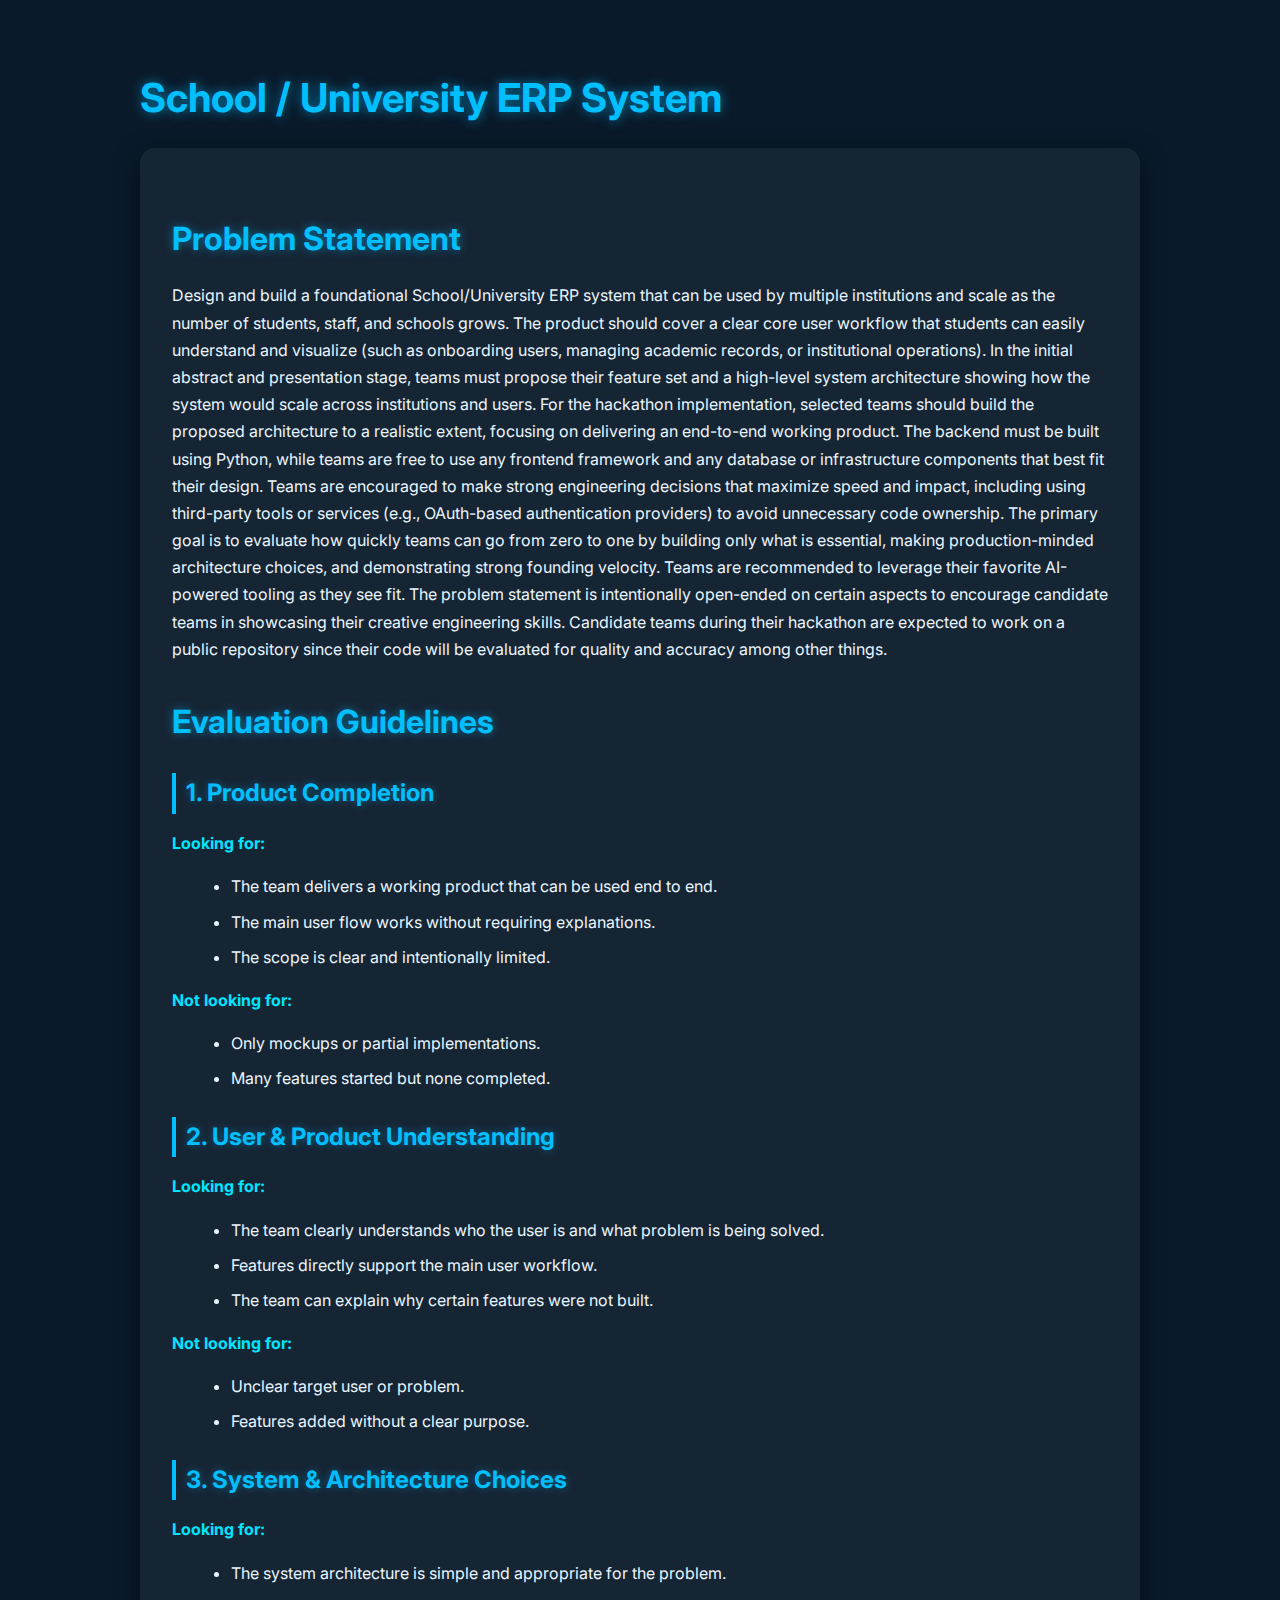
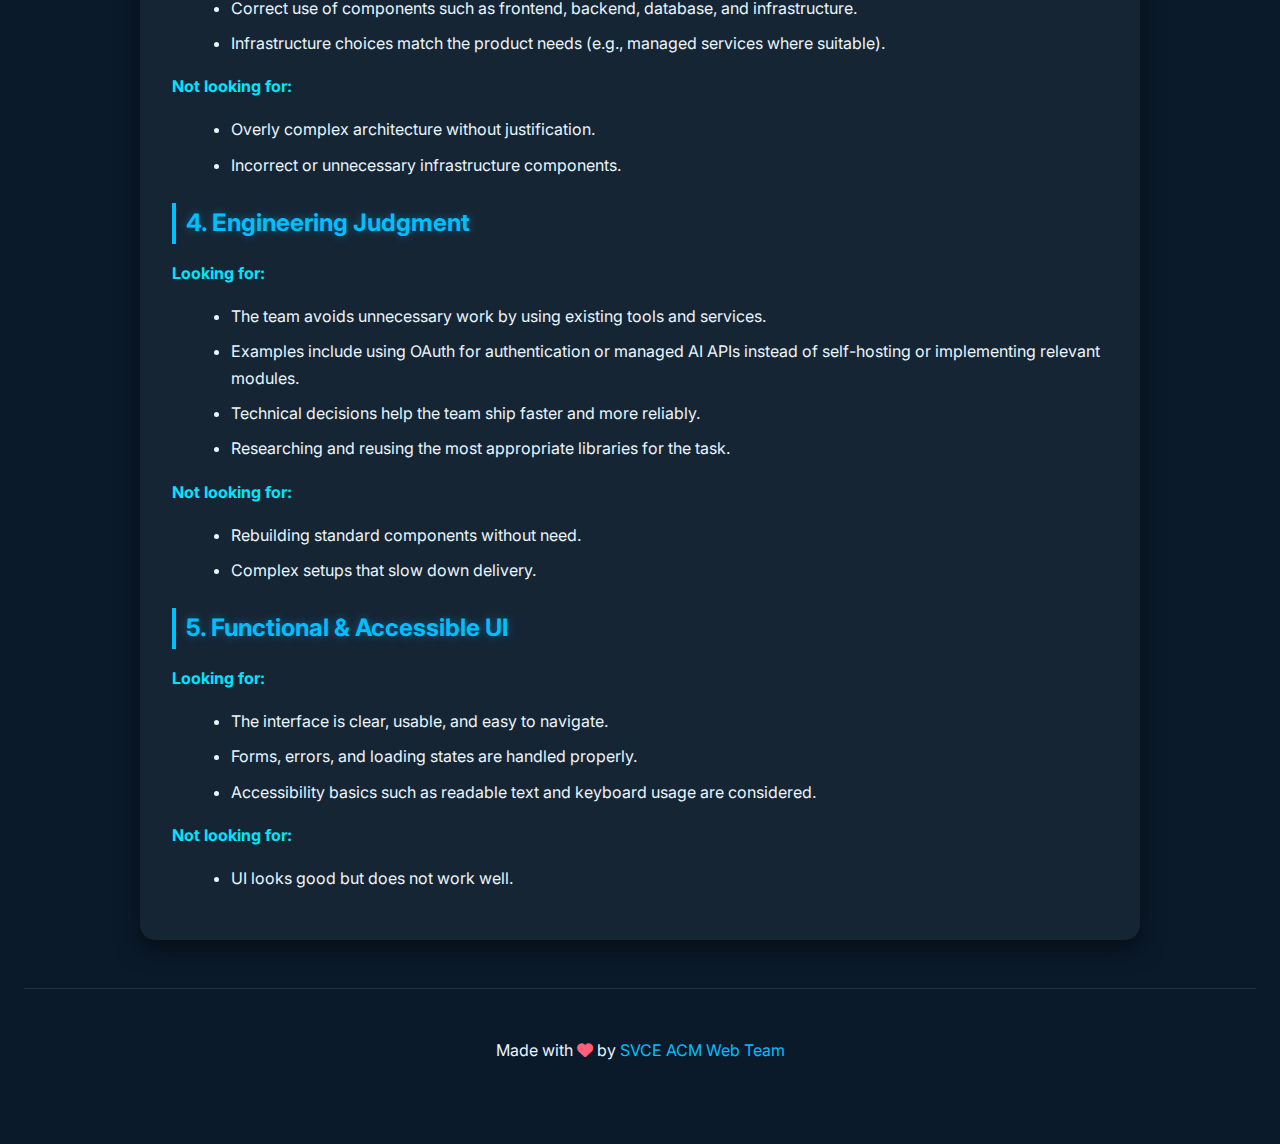
<file: domain-alumni.html>
<!DOCTYPE html>
<html lang="en">
<head>
    <meta charset="UTF-8">
    <title>ERP System Problem Statement — YAH! 2K26</title>
    <meta name="viewport" content="width=device-width, initial-scale=1.0">

    <!-- Fonts & Icons -->
    <link href="https://fonts.googleapis.com/css2?family=Inter:wght@300;400;600;700;800&display=swap" rel="stylesheet">
    <link rel="stylesheet" href="https://cdnjs.cloudflare.com/ajax/libs/font-awesome/6.5.2/css/all.min.css">

    <style>
        body {
            margin: 0;
            font-family: 'Inter', sans-serif;
            background: #0a1a2a;
            color: #eaf6ff;
            line-height: 1.7;
            padding: 2rem 1.5rem;
        }

        main {
            max-width: 1000px;
            margin: auto;
        }

        h1, h2, h3, h4 {
            margin-top: 2rem;
            margin-bottom: 1rem;
        }

        h1 {
            font-size: 2.5rem;
            color: #00bfff;
            text-shadow: 0 0 12px rgba(0,191,255,0.6);
        }

        h2 {
            font-size: 2rem;
            color: #00bfff;
            text-shadow: 0 0 10px rgba(0,191,255,0.5);
        }

        h3 {
            font-size: 1.5rem;
            color: #00bfff;
            margin-top: 1.5rem;
            text-shadow: 0 0 8px rgba(0,191,255,0.4);
            border-left: 4px solid #00bfff;
            padding-left: 0.6rem;
        }

        h4 {
            font-size: 1.2rem;
            color: #00d4ff;
            margin-top: 1rem;
            margin-bottom: 0.5rem;
        }

        p {
            margin-bottom: 1rem;
            font-size: 1rem;
        }

        ul {
            margin-left: 1.2rem;
            margin-bottom: 1rem;
        }

        li {
            margin-bottom: 0.5rem;
        }

        .card {
            background: rgba(255,255,255,0.05);
            padding: 2rem;
            border-radius: 15px;
            box-shadow: 0 8px 25px rgba(0,0,0,0.5);
            margin-bottom: 3rem;
        }

        strong {
            color: #00e5ff;
        }

        footer {
            text-align: center;
            padding: 2rem 1rem;
            border-top: 1px solid rgba(255,255,255,0.1);
            margin-top: 2rem;
        }

        footer a {
            color: #00bfff;
            text-decoration: none;
        }

        footer i {
            color: #ff5f7a;
        }
    </style>
</head>
<body>
    <main>
        <h1>School / University ERP System</h1>

        <div class="card">
            <h2>Problem Statement</h2>
            <p>
                Design and build a foundational School/University ERP system that can be used by multiple institutions
                and scale as the number of students, staff, and schools grows. The product should cover a clear core user
                workflow that students can easily understand and visualize (such as onboarding users, managing academic
                records, or institutional operations). In the initial abstract and presentation stage, teams must propose
                their feature set and a high-level system architecture showing how the system would scale across institutions
                and users. For the hackathon implementation, selected teams should build the proposed architecture to a
                realistic extent, focusing on delivering an end-to-end working product. The backend must be built using Python,
                while teams are free to use any frontend framework and any database or infrastructure
                components that best fit their design. Teams are encouraged to make strong engineering decisions that maximize
                speed and impact, including using third-party tools or services (e.g., OAuth-based authentication providers)
                to avoid unnecessary code ownership. The primary goal is to evaluate how quickly teams can go from zero to one
                by building only what is essential, making production-minded architecture choices, and demonstrating strong
                founding velocity. Teams are recommended to leverage their favorite AI-powered tooling as they see fit.
                The problem statement is intentionally open-ended on certain aspects to encourage candidate teams in showcasing
                their creative engineering skills. Candidate teams during their hackathon are expected to work on a public
                repository since their code will be evaluated for quality and accuracy among other things.
            </p>

            <h2>Evaluation Guidelines</h2>
            <h3>1. Product Completion</h3>
            <p><strong>Looking for:</strong></p>
            <ul>
                <li>The team delivers a working product that can be used end to end.</li>
                <li>The main user flow works without requiring explanations.</li>
                <li>The scope is clear and intentionally limited.</li>
            </ul>
            <p><strong>Not looking for:</strong></p>
            <ul>
                <li>Only mockups or partial implementations.</li>
                <li>Many features started but none completed.</li>
            </ul>

            <h3>2. User & Product Understanding</h3>
            <p><strong>Looking for:</strong></p>
            <ul>
                <li>The team clearly understands who the user is and what problem is being solved.</li>
                <li>Features directly support the main user workflow.</li>
                <li>The team can explain why certain features were not built.</li>
            </ul>
            <p><strong>Not looking for:</strong></p>
            <ul>
                <li>Unclear target user or problem.</li>
                <li>Features added without a clear purpose.</li>
            </ul>

            <h3>3. System & Architecture Choices</h3>
            <p><strong>Looking for:</strong></p>
            <ul>
                <li>The system architecture is simple and appropriate for the problem.</li>
                <li>Correct use of components such as frontend, backend, database, and infrastructure.</li>
                <li>Infrastructure choices match the product needs (e.g., managed services where suitable).</li>
            </ul>
            <p><strong>Not looking for:</strong></p>
            <ul>
                <li>Overly complex architecture without justification.</li>
                <li>Incorrect or unnecessary infrastructure components.</li>
            </ul>

            <h3>4. Engineering Judgment</h3>
            <p><strong>Looking for:</strong></p>
            <ul>
                <li>The team avoids unnecessary work by using existing tools and services.</li>
                <li>Examples include using OAuth for authentication or managed AI APIs instead of self-hosting or implementing relevant modules.</li>
                <li>Technical decisions help the team ship faster and more reliably.</li>
                <li>Researching and reusing the most appropriate libraries for the task.</li>
            </ul>
            <p><strong>Not looking for:</strong></p>
            <ul>
                <li>Rebuilding standard components without need.</li>
                <li>Complex setups that slow down delivery.</li>
            </ul>

            <h3>5. Functional & Accessible UI</h3>
            <p><strong>Looking for:</strong></p>
            <ul>
                <li>The interface is clear, usable, and easy to navigate.</li>
                <li>Forms, errors, and loading states are handled properly.</li>
                <li>Accessibility basics such as readable text and keyboard usage are considered.</li>
            </ul>
            <p><strong>Not looking for:</strong></p>
            <ul>
                <li>UI looks good but does not work well.</li>
            </ul>
        </div>
    </main>

    <footer>
        <p>Made with <i class="fas fa-heart"></i> by 
            <a href="https://svcechennai.acm.org/team.html" target="_blank">SVCE ACM Web Team</a>
        </p>
    </footer>
</body>
</html>
</file>
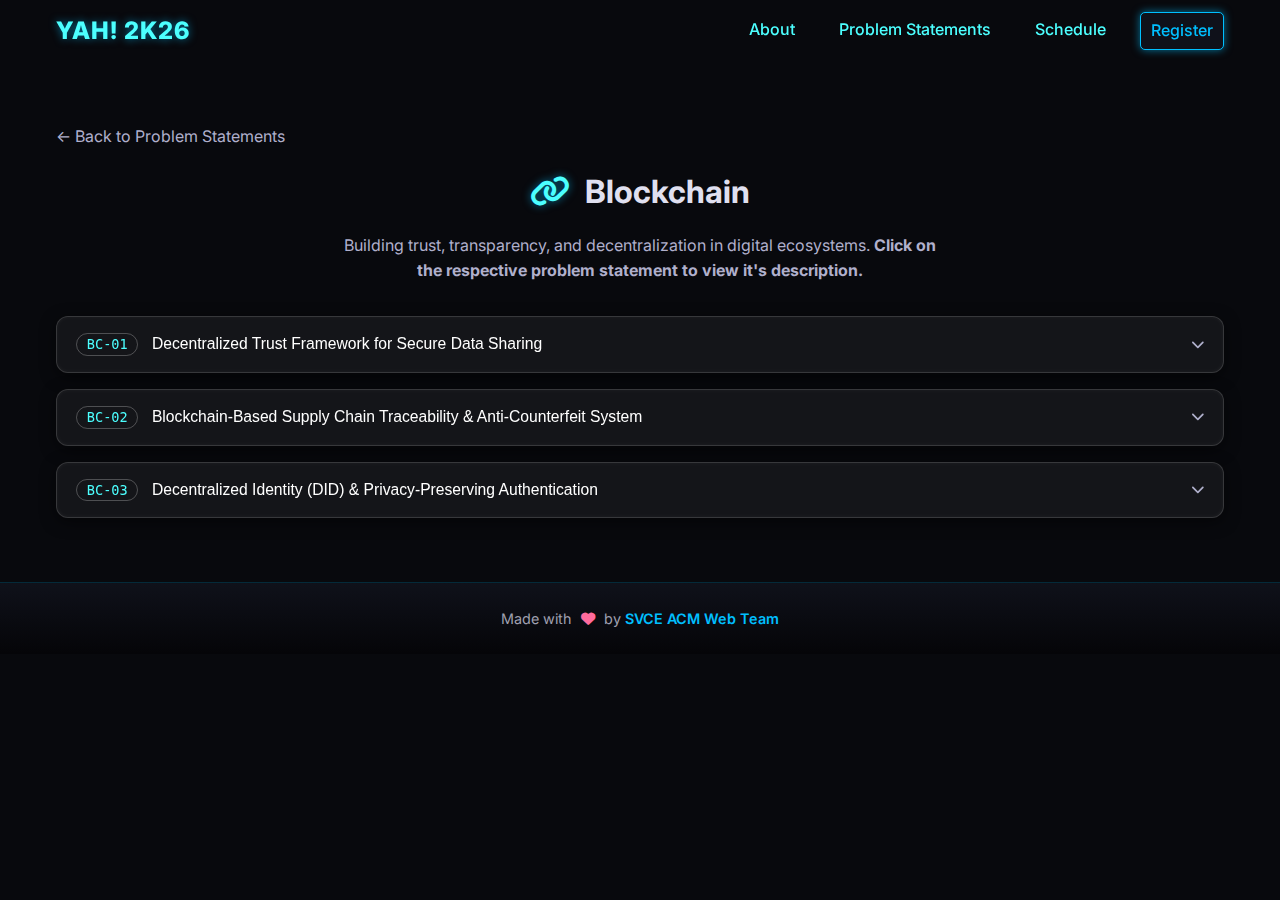
<file: domain-blockchain.html>
<!DOCTYPE html>
<html lang="en">

<head>
    <meta charset="UTF-8">
    <meta name="viewport" content="width=device-width, initial-scale=1.0">
    <title>Blockchain & Web3 — YAH! 2K26</title>
    <link href="https://fonts.googleapis.com/css2?family=Inter:wght@100..900&display=swap" rel="stylesheet">
    <link rel="stylesheet" href="https://cdnjs.cloudflare.com/ajax/libs/font-awesome/6.5.2/css/all.min.css">
    <link rel="stylesheet" href="style.css">
</head>

<body>
    <nav id="nav-menu" class="nav-menu">
        <div class="nav-content">
            <a href="index.html#home" class="nav-brand glow-text">YAH! 2K26</a>
            <div class="nav-links">
                <a href="index.html#about" class="nav-link">About</a>
                <a href="index.html#domains" class="nav-link">Problem Statements</a>
                <a href="index.html#schedule" class="nav-link">Schedule</a>
                <a href="index.html#register" class="nav-link btn accent-cta">Register</a>
            </div>
        </div>
    </nav>

    <main>
        <section class="section-padding">
            <a href="index.html#domains" class="section-description" style="display:inline-block;margin-bottom:1rem;">
                &larr; Back to Problem Statements
            </a>
            <h2><i class="fas fa-link"></i> Blockchain</h2>
            <p class="section-description">
                Building trust, transparency, and decentralization in digital ecosystems. <strong>Click on the respective problem statement to view it's description.</strong>
            </p>

            <div class="problems-stack">
                <!-- BC-01 -->
                <article class="ps-card glass-card elevated-card">
                    <button class="ps-card-header" aria-expanded="false">
                        <span class="ps-code">BC-01</span>
                        <span class="ps-title">Decentralized Trust Framework for Secure Data Sharing</span>
                        <span class="ps-chevron"><i class="fas fa-chevron-down"></i></span>
                    </button>
                    <div class="ps-card-body">
                        <h4 style="color:#00bfff;">Problem</h4>
                        <p>
                            Centralized data storage is prone to breaches, unauthorized access, and manipulation. Users
                            lack transparency and control over who accesses their personal or organizational data.
                            Sensitive information is often shared without proper consent, causing trust issues between
                            parties.
                        </p>
                        <h4 style="color:#00bfff;">Description</h4>
                        <p>
                            Design a blockchain-based framework that empowers users to fully own their data and manage
                            access rights. The system should use smart contracts to enforce permissions and ensure
                            transparency. It must maintain immutable records, support verifiable audit trails, and
                            preserve privacy. Multi-stakeholder access should be seamlessly handled, enabling secure
                            collaboration. The platform should reduce dependency on central authorities while ensuring
                            trust and accountability.
                        </p>
                    </div>
                </article>

                <!-- BC-02 -->
                <article class="ps-card glass-card elevated-card">
                    <button class="ps-card-header" aria-expanded="false">
                        <span class="ps-code">BC-02</span>
                        <span class="ps-title">Blockchain-Based Supply Chain Traceability &amp; Anti-Counterfeit
                            System</span>
                        <span class="ps-chevron"><i class="fas fa-chevron-down"></i></span>
                    </button>
                    <div class="ps-card-body">
                        <h4 style="color:#00bfff;">Problem</h4>
                        <p>
                            Global supply chains face issues like counterfeiting, fraud, and lack of transparency.
                            Customers and businesses cannot reliably track product origin, handling, or lifecycle
                            events. These inefficiencies reduce trust and make quality assurance difficult.
                        </p>
                        <h4 style="color:#00bfff;">Description</h4>
                        <p>
                            Build a blockchain-enabled system to record every product lifecycle event immutably.
                            Integrate IoT or QR checkpoints for real-time monitoring and verification. The system should
                            allow manufacturers, distributors, and customers to track provenance accurately. It must
                            detect fraudulent or tampered products and provide clear visibility into supply chain
                            operations. Transparency, accountability, and multi-stakeholder collaboration are key goals.
                            The solution should enhance trust while reducing counterfeiting risks.
                        </p>
                    </div>
                </article>

                <!-- BC-03 -->
                <article class="ps-card glass-card elevated-card">
                    <button class="ps-card-header" aria-expanded="false">
                        <span class="ps-code">BC-03</span>
                        <span class="ps-title">Decentralized Identity (DID) &amp; Privacy-Preserving
                            Authentication</span>
                        <span class="ps-chevron"><i class="fas fa-chevron-down"></i></span>
                    </button>
                    <div class="ps-card-body">
                        <h4 style="color:#00bfff;">Problem</h4>
                        <p>
                            Centralized identity systems expose users to identity theft, repeated KYC processes, and
                            misuse of personal information. Users have limited control over their digital identity,
                            creating privacy and security risks.
                        </p>
                        <h4 style="color:#00bfff;">Description</h4>
                        <p>
                            Develop a self-sovereign identity platform using blockchain to give users control over their
                            credentials. The system should enable privacy-preserving authentication without requiring
                            repeated verification by different services. It should support verifiable credentials,
                            zero-knowledge proofs, and cross-platform interoperability. Users should be able to
                            selectively share identity attributes while maintaining data confidentiality. The platform
                            should reduce dependency on central authorities, enhance security, and provide trustable
                            digital identity solutions for individuals and organizations.
                        </p>
                    </div>
                </article>
            </div>
        </section>
    </main>

    <footer class="footer">
        <div class="container">
            <p class="footer-text">
                Made with <i class="fas fa-heart"></i> by <a href="https://svcechennai.acm.org/team.html"
                    target="_blank" rel="noopener noreferrer">SVCE ACM Web Team</a>
            </p>
        </div>
    </footer>

    <script src="script.js"></script>
</body>

</html>
</file>
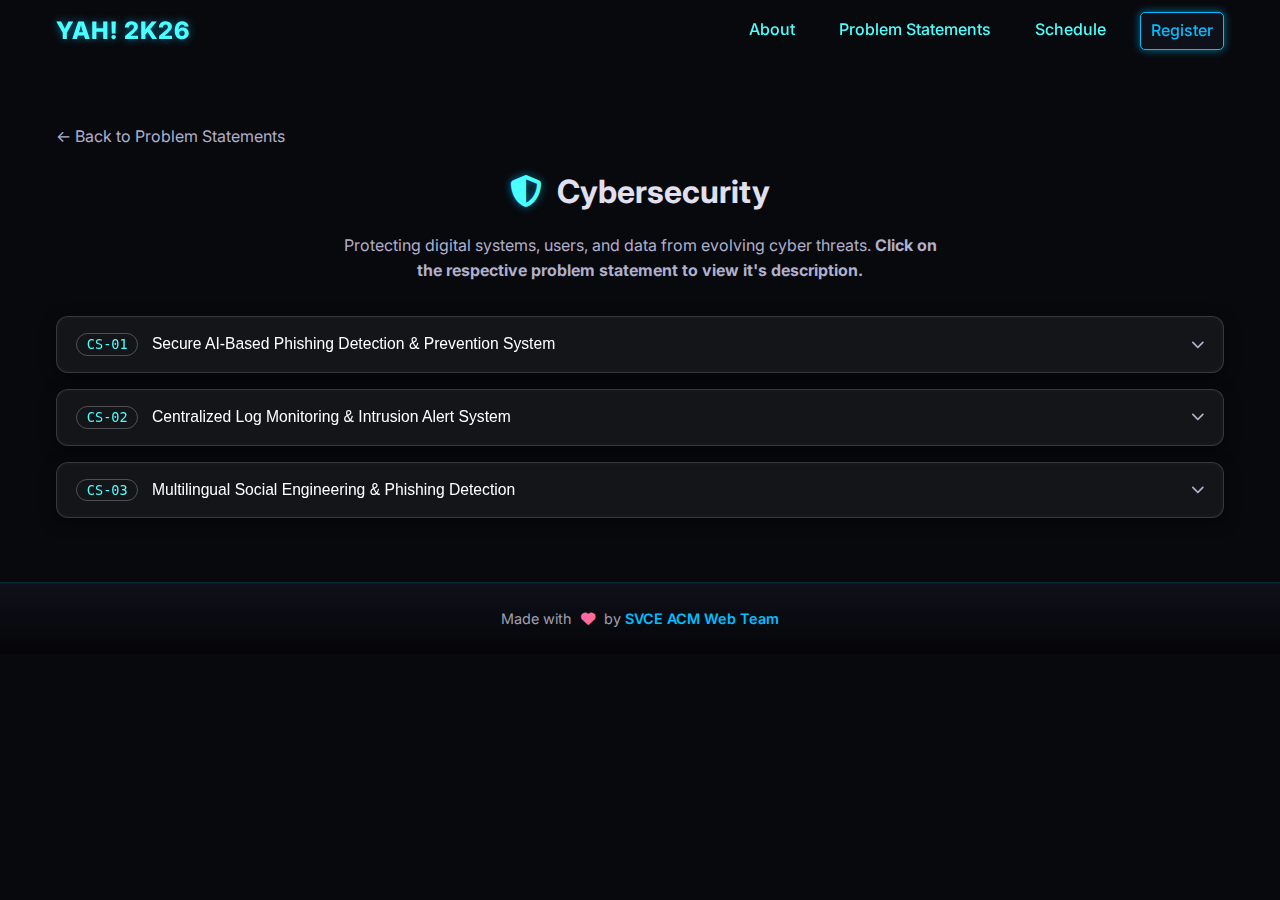
<file: domain-cyber.html>
<!DOCTYPE html>
<html lang="en">

<head>
    <meta charset="UTF-8">
    <meta name="viewport" content="width=device-width, initial-scale=1.0">
    <title>Cybersecurity — YAH! 2K26</title>
    <link href="https://fonts.googleapis.com/css2?family=Inter:wght@100..900&display=swap" rel="stylesheet">
    <link rel="stylesheet" href="https://cdnjs.cloudflare.com/ajax/libs/font-awesome/6.5.2/css/all.min.css">
    <link rel="stylesheet" href="style.css">
</head>

<body>
    <nav id="nav-menu" class="nav-menu">
        <div class="nav-content">
            <a href="index.html#home" class="nav-brand glow-text">YAH! 2K26</a>
            <div class="nav-links">
                <a href="index.html#about" class="nav-link">About</a>
                <a href="index.html#domains" class="nav-link">Problem Statements</a>
                <a href="index.html#schedule" class="nav-link">Schedule</a>
                <a href="index.html#register" class="nav-link btn accent-cta">Register</a>
            </div>
        </div>
    </nav>

    <main>
        <section class="section-padding">
            <a href="index.html#domains" class="section-description" style="display:inline-block;margin-bottom:1rem;">
                &larr; Back to Problem Statements
            </a>
            <h2><i class="fas fa-shield-alt"></i> Cybersecurity</h2>
            <p class="section-description">
                Protecting digital systems, users, and data from evolving cyber threats. <strong>Click on the respective problem statement to view it's description.</strong>
            </p>

            <div class="problems-stack">
                <!-- CS-01 -->
                <article class="ps-card glass-card elevated-card">
                    <button class="ps-card-header" aria-expanded="false">
                        <span class="ps-code">CS-01</span>
                        <span class="ps-title">Secure AI-Based Phishing Detection &amp; Prevention System</span>
                        <span class="ps-chevron"><i class="fas fa-chevron-down"></i></span>
                    </button>
                    <div class="ps-card-body">
                        <h4 style="color:#00bfff;">Problem</h4>
                        <p>
                            Phishing attacks via emails, SMS, and fake websites are becoming increasingly sophisticated.
                            Traditional detection methods often fail to recognize evolving patterns, leaving users and
                            organizations vulnerable. A real-time, adaptive detection system is needed to prevent data
                            breaches and financial losses.
                        </p>
                        <h4 style="color:#00bfff;">Description</h4>
                        <p>
                            The challenge is to design an AI-based system capable of analyzing message content, URLs,
                            sender behavior, and access patterns to detect phishing attempts. The system should minimize
                            false positives while ensuring high detection accuracy. It must adapt to new attack vectors,
                            recognize subtle anomalies, and provide actionable alerts to end-users or administrators.
                            The platform should also scale to monitor large volumes of communications across multiple
                            channels, helping organizations proactively prevent phishing incidents.
                        </p>
                    </div>
                </article>

                <!-- CS-02 -->
                <article class="ps-card glass-card elevated-card">
                    <button class="ps-card-header" aria-expanded="false">
                        <span class="ps-code">CS-02</span>
                        <span class="ps-title">Centralized Log Monitoring &amp; Intrusion Alert System</span>
                        <span class="ps-chevron"><i class="fas fa-chevron-down"></i></span>
                    </button>
                    <div class="ps-card-body">
                        <h4 style="color:#00bfff;">Problem</h4>
                        <p>
                            Organizations generate massive logs from servers, applications, and network devices, but
                            lack centralized monitoring. Suspicious activities like failed logins or unauthorized access
                            often go unnoticed, causing delayed detection of security incidents.
                        </p>
                        <h4 style="color:#00bfff;">Description</h4>
                        <p>
                            The challenge is to build a centralized log monitoring system that collects logs from
                            multiple sources in real time. The system should detect anomalies and potential security
                            threats using rule-based or AI-assisted mechanisms. It must provide configurable alerts,
                            highlight critical incidents, and support easy visualization through dashboards. Scalability
                            and reliability are key, as the system should handle high volumes of logs while helping
                            security teams respond proactively to prevent breaches.
                        </p>
                    </div>
                </article>

                <!-- CS-03 -->
                <article class="ps-card glass-card elevated-card">
                    <button class="ps-card-header" aria-expanded="false">
                        <span class="ps-code">CS-03</span>
                        <span class="ps-title">Multilingual Social Engineering &amp; Phishing Detection</span>
                        <span class="ps-chevron"><i class="fas fa-chevron-down"></i></span>
                    </button>
                    <div class="ps-card-body">
                        <h4 style="color:#00bfff;">Problem</h4>
                        <p>
                            Phishing attacks increasingly target users through Hinglish and regional Indian languages,
                            bypassing traditional English-centric detection systems. Users are exposed to fraudulent
                            messages, impersonation attempts, and malicious links.
                        </p>
                        <h4 style="color:#00bfff;">Description</h4>
                        <p>
                            The challenge is to develop a multilingual phishing detection system that can analyze
                            code-mixed and transliterated messages. The system should identify social engineering cues,
                            urgency triggers, and suspicious links while minimizing false positives. It should provide
                            explainable alerts and support security teams in protecting users across diverse language
                            contexts. The platform should be scalable and adaptable to different communication channels
                            to safeguard organizations and individuals effectively.
                        </p>
                    </div>
                </article>
            </div>
        </section>
    </main>

    <footer class="footer">
        <div class="container">
            <p class="footer-text">
                Made with <i class="fas fa-heart"></i> by <a href="https://svcechennai.acm.org/team.html"
                    target="_blank" rel="noopener noreferrer">SVCE ACM Web Team</a>
            </p>
        </div>
    </footer>

    <script src="script.js"></script>
</body>

</html>
</file>
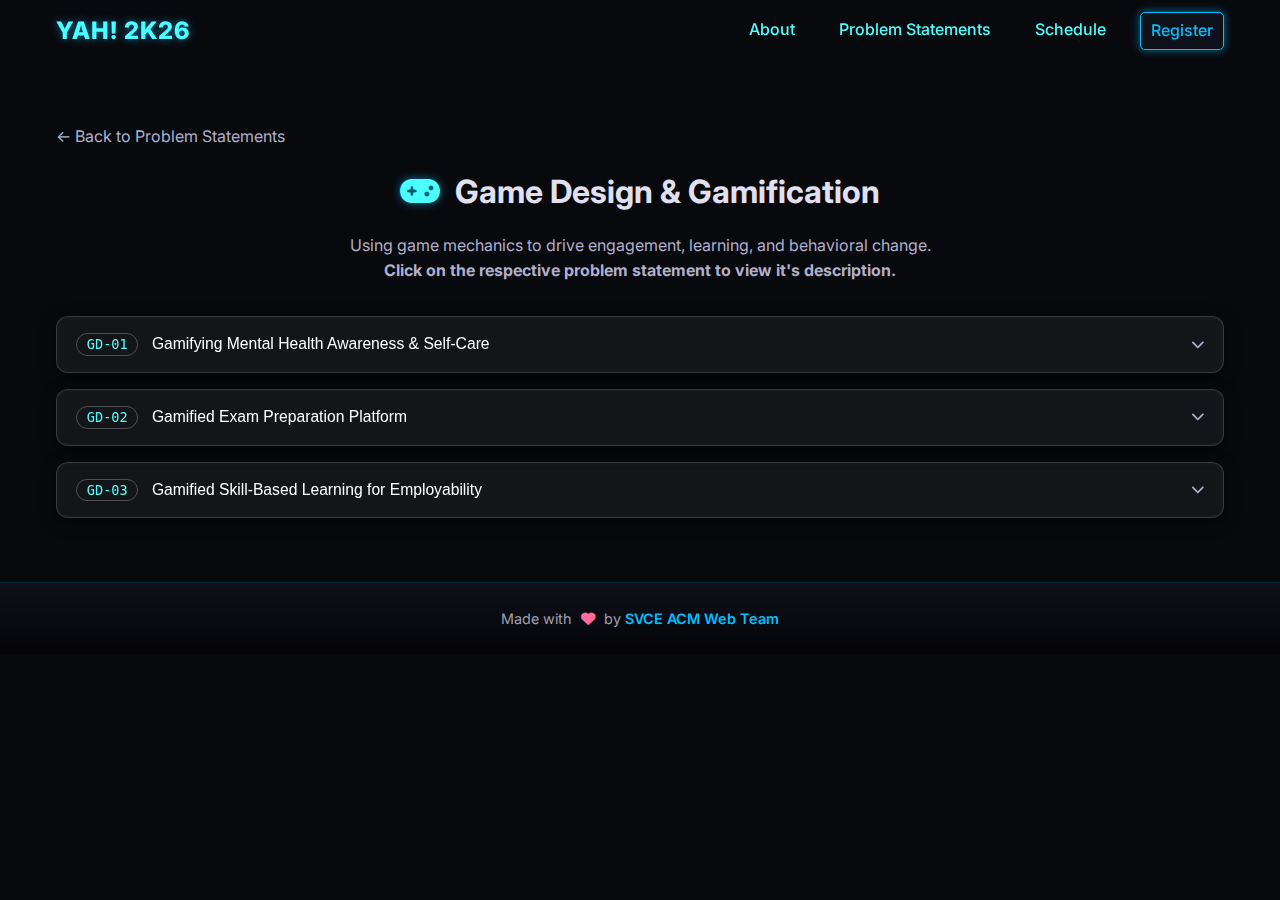
<file: domain-game.html>
<!DOCTYPE html>
<html lang="en">

<head>
    <meta charset="UTF-8">
    <meta name="viewport" content="width=device-width, initial-scale=1.0">
    <title>Game Design & Gamification — YAH! 2K26</title>
    <link href="https://fonts.googleapis.com/css2?family=Inter:wght@100..900&display=swap" rel="stylesheet">
    <link rel="stylesheet" href="https://cdnjs.cloudflare.com/ajax/libs/font-awesome/6.5.2/css/all.min.css">
    <link rel="stylesheet" href="style.css">
</head>

<body>
    <nav id="nav-menu" class="nav-menu">
        <div class="nav-content">
            <a href="index.html#home" class="nav-brand glow-text">YAH! 2K26</a>
            <div class="nav-links">
                <a href="index.html#about" class="nav-link">About</a>
                <a href="index.html#domains" class="nav-link">Problem Statements</a>
                <a href="index.html#schedule" class="nav-link">Schedule</a>
                <a href="index.html#register" class="nav-link btn accent-cta">Register</a>
            </div>
        </div>
    </nav>

    <main>
        <section class="section-padding">
            <a href="index.html#domains" class="section-description" style="display:inline-block;margin-bottom:1rem;">
                &larr; Back to Problem Statements
            </a>
            <h2><i class="fas fa-gamepad"></i> Game Design &amp; Gamification</h2>
            <p class="section-description">
                Using game mechanics to drive engagement, learning, and behavioral change. <strong>Click on the respective problem statement to view it's description.</strong>
            </p>

            <div class="problems-stack">
                <!-- GD-01 -->
                <article class="ps-card glass-card elevated-card">
                    <button class="ps-card-header" aria-expanded="false">
                        <span class="ps-code">GD-01</span>
                        <span class="ps-title">Gamifying Mental Health Awareness &amp; Self-Care</span>
                        <span class="ps-chevron"><i class="fas fa-chevron-down"></i></span>
                    </button>
                    <div class="ps-card-body">
                        <h4 style="color:#00bfff;">Problem</h4>
                        <p>
                            Mental health solutions struggle to maintain long-term user engagement. Users often neglect
                            daily self-care and emotional tracking. Existing platforms lack interactive motivation or
                            rewarding experiences. There is a need for a system that encourages consistent wellness
                            practices in an engaging way.
                        </p>
                        <h4 style="color:#00bfff;">Description</h4>
                        <p>
                            Design a gamified platform that promotes mental health awareness and daily self-care using
                            non-competitive game mechanics. The system should provide daily quests, streaks, and
                            interactive challenges to maintain engagement. Users should be able to track moods, receive
                            actionable insights, and access helpful resources. Gamified feedback and rewards can
                            motivate consistent usage. The platform should create a safe, encouraging environment for
                            proactive emotional wellness and personal growth.
                        </p>
                    </div>
                </article>

                <!-- GD-02 -->
                <article class="ps-card glass-card elevated-card">
                    <button class="ps-card-header" aria-expanded="false">
                        <span class="ps-code">GD-02</span>
                        <span class="ps-title">Gamified Exam Preparation Platform</span>
                        <span class="ps-chevron"><i class="fas fa-chevron-down"></i></span>
                    </button>
                    <div class="ps-card-body">
                        <h4 style="color:#00bfff;">Problem</h4>
                        <p>
                            Students often face disengagement and monotony during exam preparation. Repetitive study
                            methods reduce motivation and lead to burnout. Lack of adaptive challenges makes learning
                            ineffective. There is a need for an interactive, rewarding system that keeps students
                            focused and motivated.
                        </p>
                        <h4 style="color:#00bfff;">Description</h4>
                        <p>
                            Develop a gamified learning platform that converts syllabus completion and practice into
                            goal-driven gameplay. The system should reward achievements with XP, levels, and milestones.
                            Adaptive assessments adjust difficulty based on performance to maintain challenge. Peer
                            collaboration, leaderboards, and social features foster community engagement. The platform
                            should encourage consistent progress while making learning interactive, enjoyable, and
                            personalized.
                        </p>
                    </div>
                </article>

                <!-- GD-03 -->
                <article class="ps-card glass-card elevated-card">
                    <button class="ps-card-header" aria-expanded="false">
                        <span class="ps-code">GD-03</span>
                        <span class="ps-title">Gamified Skill-Based Learning for Employability</span>
                        <span class="ps-chevron"><i class="fas fa-chevron-down"></i></span>
                    </button>
                    <div class="ps-card-body">
                        <h4 style="color:#00bfff;">Problem</h4>
                        <p>
                            Graduates often lack job-ready skills despite academic qualifications. Traditional methods
                            fail to simulate real-world challenges effectively. Users struggle to gain practical
                            experience or demonstrate competencies. There is a need for an engaging platform that builds
                            applied skills in a structured, interactive way.
                        </p>
                        <h4 style="color:#00bfff;">Description</h4>
                        <p>
                            Create a gamified skill-learning platform where participants engage in scenario-based
                            missions aligned with industry requirements. The system should provide skill trees and
                            progression paths reflecting real-world tasks. Users can track competency development and
                            generate portfolios showcasing applied skills. Auto-generated feedback and interactive
                            challenges simulate workplace environments. The platform should motivate continuous skill
                            improvement and prepare participants for professional roles effectively.
                        </p>
                    </div>
                </article>
            </div>
        </section>
    </main>

    <footer class="footer">
        <div class="container">
            <p class="footer-text">
                Made with <i class="fas fa-heart"></i> by <a href="https://svcechennai.acm.org/team.html"
                    target="_blank" rel="noopener noreferrer">SVCE ACM Web Team</a>
            </p>
        </div>
    </footer>

    <script src="script.js"></script>
</body>

</html>
</file>
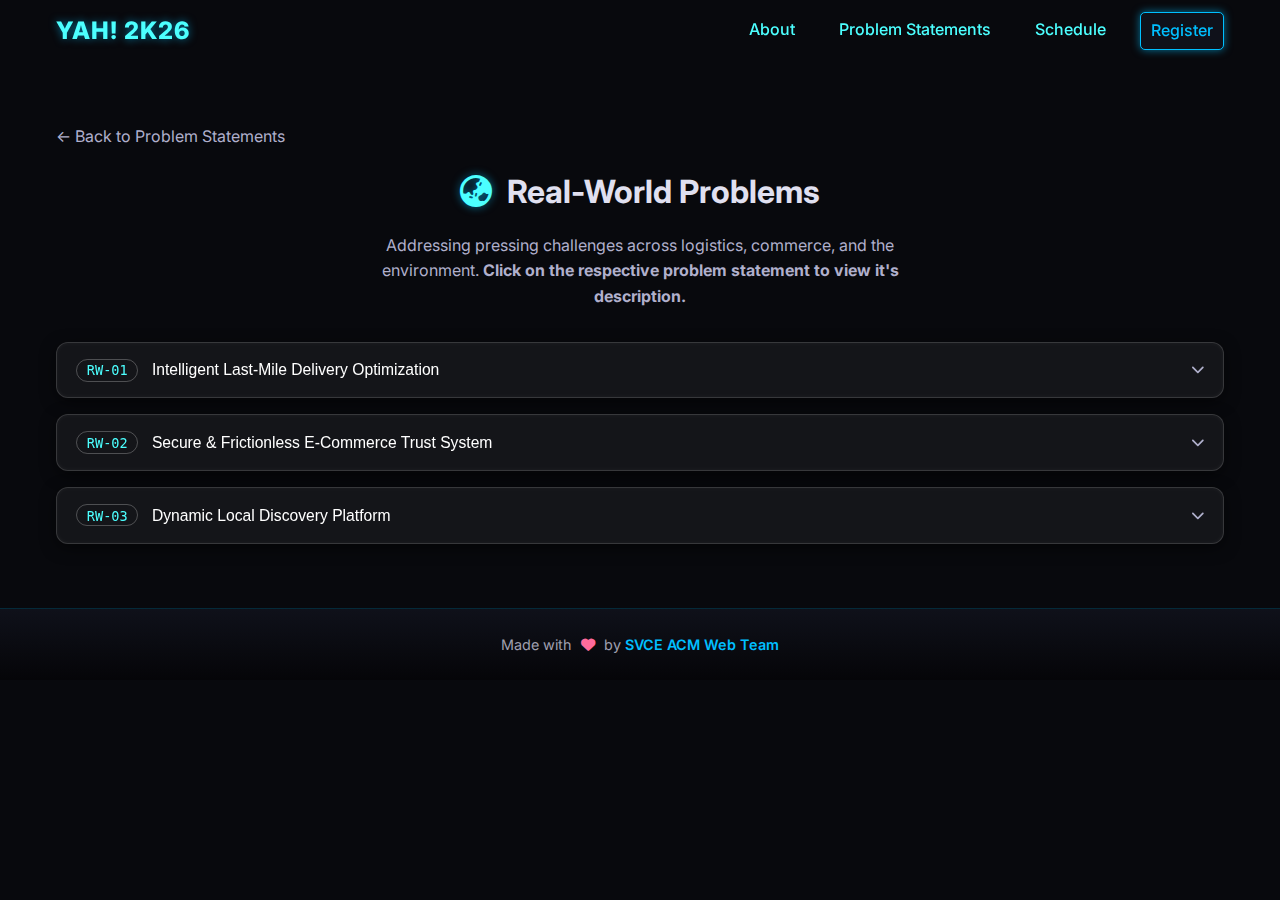
<file: domain-realworld.html>
<!DOCTYPE html>
<html lang="en">

<head>
    <meta charset="UTF-8">
    <meta name="viewport" content="width=device-width, initial-scale=1.0">
    <title>Real-World Problems — YAH! 2K26</title>
    <link href="https://fonts.googleapis.com/css2?family=Inter:wght@100..900&display=swap" rel="stylesheet">
    <link rel="stylesheet" href="https://cdnjs.cloudflare.com/ajax/libs/font-awesome/6.5.2/css/all.min.css">
    <link rel="stylesheet" href="style.css">
</head>

<body>
    <nav id="nav-menu" class="nav-menu">
        <div class="nav-content">
            <a href="index.html#home" class="nav-brand glow-text">YAH! 2K26</a>
            <div class="nav-links">
                <a href="index.html#about" class="nav-link">About</a>
                <a href="index.html#domains" class="nav-link">Problem Statements</a>
                <a href="index.html#schedule" class="nav-link">Schedule</a>
                <a href="index.html#register" class="nav-link btn accent-cta">Register</a>
            </div>
        </div>
    </nav>

    <main>
        <section class="section-padding">
            <a href="index.html#domains" class="section-description" style="display:inline-block;margin-bottom:1rem;">
                &larr; Back to Problem Statements
            </a>
            <h2><i class="fas fa-globe-asia"></i> Real-World Problems</h2>
            <p class="section-description">
                Addressing pressing challenges across logistics, commerce, and the environment. <strong>Click on the respective problem statement to view it's description.</strong>
            </p>

            <div class="problems-stack">
                <!-- RW-01 -->
                <article class="ps-card glass-card elevated-card">
                    <button class="ps-card-header" aria-expanded="false">
                        <span class="ps-code">RW-01</span>
                        <span class="ps-title">Intelligent Last-Mile Delivery Optimization</span>
                        <span class="ps-chevron"><i class="fas fa-chevron-down"></i></span>
                    </button>
                    <div class="ps-card-body">
                        <h4 style="color:#00bfff;">Problem</h4>
                        <p>
                            Static delivery routes often fail to adapt to dynamic urban conditions. Traffic congestion,
                            weather changes, and unpredictable customer availability cause delays and inefficiencies.
                            Fuel consumption and carbon emissions increase unnecessarily. There is a need for a system
                            that intelligently adapts delivery routes in real time.
                        </p>
                        <h4 style="color:#00bfff;">Description</h4>
                        <p>
                            Design a platform that dynamically optimizes last-mile delivery routes considering traffic
                            patterns, weather, and customer schedules. The system should analyze real-time data from
                            vehicles, GPS, and logistics networks. Optimization algorithms must reduce fuel consumption
                            and emissions while improving delivery speed. Drivers should receive real-time guidance and
                            route updates. The solution should be scalable for multiple vehicles and locations,
                            providing actionable insights to logistics managers.
                        </p>
                    </div>
                </article>

                <!-- RW-02 -->
                <article class="ps-card glass-card elevated-card">
                    <button class="ps-card-header" aria-expanded="false">
                        <span class="ps-code">RW-02</span>
                        <span class="ps-title">Secure &amp; Frictionless E-Commerce Trust System</span>
                        <span class="ps-chevron"><i class="fas fa-chevron-down"></i></span>
                    </button>
                    <div class="ps-card-body">
                        <h4 style="color:#00bfff;">Problem</h4>
                        <p>
                            E-commerce platforms face tension between security and user experience. Fraud prevention
                            mechanisms can frustrate legitimate users. Weak personalization reduces customer engagement
                            and loyalty. A solution is needed that ensures trust without compromising seamless shopping
                            experiences.
                        </p>
                        <h4 style="color:#00bfff;">Description</h4>
                        <p>
                            Develop a platform that intelligently balances fraud detection and user convenience. The
                            system should analyze transactions and user behavior to flag suspicious activities in real
                            time. Frictionless authentication and secure payment processes enhance the user experience.
                            Personalized recommendations and trust-building features increase customer satisfaction.
                            Data privacy and security measures must comply with industry standards. The platform should
                            empower both users and merchants with confidence in the e-commerce environment.
                        </p>
                    </div>
                </article>

                <!-- RW-03 -->
                <article class="ps-card glass-card elevated-card">
                    <button class="ps-card-header" aria-expanded="false">
                        <span class="ps-code">RW-03</span>
                        <span class="ps-title">Dynamic Local Discovery Platform</span>
                        <span class="ps-chevron"><i class="fas fa-chevron-down"></i></span>
                    </button>
                    <div class="ps-card-body">
                        <h4 style="color:#00bfff;">Problem</h4>
                        <p>
                            People often struggle to discover meaningful places around them beyond popular
                            tourist spots. Existing apps either show overcrowded locations or fail to adapt
                            recommendations based on a user-defined distance or exploration range.
                        </p>
                        <h4 style="color:#00bfff;">Description</h4>
                        <p>
                            Build a software platform that allows users to set a dynamic exploration radius 
                            (e.g., 2 km, 5 km, 10 km) from their current location or a chosen point on the map.
                            The system displays places such as cafés, cultural spots, nature locations, events,
                            or hidden gems within that range. As the radius changes, results update instantly, 
                            enabling personalized and flexible exploration experiences.
                        </p>
                    </div>
                </article>
            </div>
        </section>
    </main>

    <footer class="footer">
        <div class="container">
            <p class="footer-text">
                Made with <i class="fas fa-heart"></i> by <a href="https://svcechennai.acm.org/team.html"
                    target="_blank" rel="noopener noreferrer">SVCE ACM Web Team</a>
            </p>
        </div>
    </footer>

    <script src="script.js"></script>
</body>

</html>
</file>
<file: style.css>
/* Global Reset and Variables */
:root {
    --color-dark: #0f111a;
    --color-background: #08090d;
    --color-text: #e0e0f0;
    --color-accent: #00bfff;
    /* Cyan/Light Blue for Cyber Glow */
    --color-accent-light: #4cffff;

    --border-radius-base: 12px;
    --border-radius-large: 20px;

    /* Glassmorphism Variables */
    --color-glass-bg: rgba(255, 255, 255, 0.05);
    --color-glass-border: rgba(255, 255, 255, 0.1);

    /* Glow/Shadow Variables (Permanent, No Hover Required) */
    --glow-soft: 0 0 8px rgba(0, 191, 255, 0.6);
    --shadow-persistent: 0 4px 15px rgba(0, 0, 0, 0.5), inset 0 0 5px rgba(255, 255, 255, 0.05);
}

* {
    box-sizing: border-box;
    margin: 0;
    padding: 0;
}

body {
    font-family: 'Inter', sans-serif;
    background-color: var(--color-background);
    color: var(--color-text);
    line-height: 1.6;
    scroll-behavior: smooth;
    padding-top: 60px;
    /* Space for fixed navigation */
}

a {
    text-decoration: none;
    color: var(--color-accent-light);
    transition: color 0.2s ease, transform 0.1s ease;
}

h1,
h2,
h3 {
    font-weight: 700;
    margin-bottom: 0.5rem;
    color: var(--color-text);
}

h2 {
    font-size: 2rem;
    text-align: center;
    margin-bottom: 1rem;
    position: relative;
}

h2 i,
h3 i,
.section-logo,
.inline-logo {
    margin-right: 0.5rem;
    color: var(--color-accent-light);
    text-shadow: var(--glow-soft);
}

.section-logo {
    height: 1.5em;
    vertical-align: middle;
    filter: drop-shadow(0 0 5px rgba(0, 191, 255, 0.6));
}

.inline-logo {
    width: 20px;
    height: auto;
    vertical-align: middle;
    filter: drop-shadow(0 0 3px rgba(0, 191, 255, 0.4));
}

.section-padding {
    padding: 4rem 1rem;
    max-width: 1200px;
    margin: 0 auto;
}

.section-description {
    text-align: center;
    margin-bottom: 2rem;
    color: #b0b0cc;
    max-width: 600px;
    margin-left: auto;
    margin-right: auto;
}

/* --- GENERAL AESTHETICS & COMPONENTS --- */

/* Glass Card Base Style */
.glass-card {
    background: var(--color-glass-bg);
    backdrop-filter: blur(10px);
    border: 1px solid var(--color-glass-border);
    border-radius: var(--border-radius-base);
    transition: all 0.2s ease;
}

/* Elevated Card (for depth/shadow) */
.elevated-card {
    box-shadow: var(--shadow-persistent);
}

/* Permanent Glass Glow */
.glass-glow {
    box-shadow: var(--shadow-persistent), var(--glow-soft);
}

/* Glowing Text */
.glow-text {
    color: var(--color-accent-light);
    text-shadow: var(--glow-soft);
}

/* Grid Layout Base */
.grid-layout {
    display: grid;
    gap: 1.5rem;
    grid-template-columns: repeat(auto-fit, minmax(280px, 1fr));
}

/* Button Base */
.btn {
    display: inline-flex;
    align-items: center;
    justify-content: center;
    padding: 12px 24px;
    border: none;
    border-radius: 8px;
    font-weight: 600;
    cursor: pointer;
    transition: transform 0.1s ease;
    /* Tap Feedback */
    box-shadow: 0 4px 10px rgba(0, 0, 0, 0.3);
}

.btn:active {
    transform: scale(0.95);
}

/* Primary CTA (Blue/Cyan) */
.primary-cta {
    background-color: var(--color-accent);
    color: var(--color-dark);
}

/* Accent CTA (Darker, often used in Nav) */
.accent-cta {
    background-color: var(--color-dark);
    color: var(--color-accent);
    border: 1px solid var(--color-accent);
    box-shadow: var(--glow-soft);
}

/* Pulse Animation (for CTAs) */
@keyframes pulse {
    0% {
        transform: scale(1);
        box-shadow: 0 0 0 0 rgba(0, 191, 255, 0.7);
    }

    70% {
        transform: scale(1);
        box-shadow: 0 0 0 10px rgba(0, 191, 255, 0);
    }

    100% {
        transform: scale(1);
        box-shadow: 0 0 0 0 rgba(0, 191, 255, 0);
    }
}

.pulse {
    animation: pulse 2s infinite;
}

/* Scroll Reveal and Delay classes */
.scroll-reveal {
    opacity: 0;
    transform: translateY(20px);
    transition: opacity 0.6s ease-out, transform 0.6s ease-out;
}

.scroll-reveal.is-visible {
    opacity: 1;
    transform: translateY(0);
}

.delay-1 {
    transition-delay: 0.1s;
}

.delay-2 {
    transition-delay: 0.2s;
}

.delay-3 {
    transition-delay: 0.3s;
}

.delay-4 {
    transition-delay: 0.4s;
}

.delay-5 {
    transition-delay: 0.5s;
}

.delay-6 {
    transition-delay: 0.6s;
}

.delay-7 {
    transition-delay: 0.7s;
}

/* --- STICKY NAVIGATION --- */
.nav-menu {
    position: fixed;
    top: 0;
    left: 0;
    width: 100%;
    z-index: 1000;
    transition: background-color 0.3s ease, backdrop-filter 0.3s ease;
}

.nav-content {
    max-width: 1200px;
    margin: 0 auto;
    display: flex;
    justify-content: space-between;
    align-items: center;
    padding: 0.75rem 1rem;
}

.nav-menu.is-scrolled {
    background-color: rgba(0, 0, 0, 0.8);
    backdrop-filter: blur(15px);
    border-bottom: 1px solid rgba(0, 191, 255, 0.2);
    box-shadow: 0 2px 10px rgba(0, 0, 0, 0.5);
}

.nav-brand {
    font-size: 1.5rem;
    font-weight: 800;
    letter-spacing: 1px;
}

.nav-links {
    display: none;
    /* Hidden by default for mobile */
    gap: 1.5rem;
}

/* Mobile Dropdown State */
@media (max-width: 767px) {
    .nav-links.is-active {
        display: flex;
        flex-direction: column;
        position: absolute;
        top: 100%;
        left: 0;
        width: 100%;
        background-color: rgba(15, 17, 26, 0.95);
        backdrop-filter: blur(15px);
        padding: 1.5rem;
        border-bottom: 1px solid rgba(0, 191, 255, 0.2);
        box-shadow: 0 10px 20px rgba(0, 0, 0, 0.5);
        align-items: center;
        z-index: 999;
    }

    .nav-links.is-active .nav-link {
        width: 100%;
        text-align: center;
        padding: 12px;
    }
}

.nav-link {
    font-weight: 500;
    padding: 5px 10px;
    border-radius: 5px;
    transition: all 0.2s ease;
}

.nav-icon {
    font-size: 1.2rem;
    padding: 8px 15px;
    background: transparent;
    border: 1px solid var(--color-accent);
    color: var(--color-accent);
    cursor: pointer;
}

/* Desktop Navigation (Show links, hide icon pulse) */
@media (min-width: 768px) {
    .nav-links {
        display: flex;
    }

    .nav-icon {
        display: none;
    }
}


/* --- 1. HOME SECTION --- */
.hero-bg {
    min-height: 100vh;
    display: flex;
    align-items: center;
    justify-content: center;
    text-align: center;
    padding-top: 6rem;
    padding-bottom: 4rem;
    position: relative;
    overflow: hidden;
    /* Simulate the dark, deep space background */
    background: radial-gradient(circle at center, #1b2735 0%, #08090d 100%);
}

.hero-container {
    max-width: 64rem;
    margin: 0 auto;
    padding: 0 1rem;
    position: relative;
    z-index: 10;
}

.hero-title {
    font-size: clamp(3.75rem, 8vw, 12rem);
    font-weight: 900;
    line-height: 1;
    text-transform: uppercase;
    letter-spacing: -0.05em;
    margin-bottom: 1rem;
    color: #ffffff;
}

.neon-text {
    text-shadow:
        0 0 10px rgba(0, 191, 255, 0.8),
        0 0 20px rgba(0, 191, 255, 0.6),
        0 0 30px rgba(0, 191, 255, 0.4),
        0 0 40px rgba(0, 191, 255, 0.3);
    color: #0b0051;
}

.hero-subtitle {
    font-size: clamp(1rem, 3vw, 1.4rem);
    color: #c0c0d0;
    margin-bottom: 1rem;
}

.hero-date {
    font-size: 1.2rem;
    font-weight: 600;
    color: var(--color-accent);
    margin-bottom: 2rem;
}

.countdown {
    margin: 2rem auto;
    padding: 1.5rem;
    max-width: 350px;
}

.countdown-label {
    font-size: 0.9rem;
    color: #a0a0b0;
    margin-bottom: 0.5rem;
}

.countdown-timer {
    font-size: 2rem;
    font-weight: 800;
    letter-spacing: 2px;
}

.large-cta {
    width: 90%;
    max-width: 350px;
    margin: 2rem auto 0;
    padding: 15px 30px;
    font-size: 1.1rem;
}

/* --- 2. ABOUT SECTION --- */
#about {
    box-shadow: 0 0 30px rgba(0, 0, 0, 0.5), inset 0 0 10px rgba(0, 191, 255, 0.1);
    border-radius: var(--border-radius-large);
    background: linear-gradient(145deg, rgba(255, 255, 255, 0.03) 0%, rgba(255, 255, 255, 0.01) 100%);
    border: 1px solid rgba(255, 255, 255, 0.05);
    margin-top: 2rem;
    margin-bottom: 2rem;
}

@media (min-width: 1024px) {
    .stats-grid {
        grid-template-columns: repeat(2, 1fr);
        max-width: 900px;
        /* Constrain width so 2x2 looks good */
        margin-left: auto;
        margin-right: auto;
    }
}

.stat-card {
    text-align: center;
    padding: 1.5rem;
    min-height: 150px;
    box-shadow: var(--shadow-persistent), var(--glow-soft);
    /* Match domain cards glow */
}

.stat-icon {
    font-size: 2rem;
    margin-bottom: 0.5rem;
}

.stat-number {
    font-size: 2.2rem;
    font-weight: 800;
    line-height: 1;
    margin-bottom: 0.25rem;
}

.stat-label {
    font-size: 0.9rem;
    color: #c0c0d0;
}

.about-text {
    max-width: 800px;
    margin: 3rem auto 0;
    text-align: center;
    font-size: 1.1rem;
    color: #c0c0d0;
}

/* --- 3. DOMAINS SECTION --- */

.domains-grid {
    grid-template-columns: repeat(auto-fit, minmax(200px, 1fr));
}

@media (min-width: 1024px) {
    .domains-grid {
        grid-template-columns: repeat(3, 1fr);
    }
}

.domain-card {
    display: flex;
    flex-direction: column;
    align-items: center;
    text-align: center;
    padding: 2rem 1rem;
    min-height: 200px;
    transition: transform 0.15s ease;
}

.domain-card:active {
    transform: scale(0.96);
}

.domain-icon {
    font-size: 2.5rem;
    color: var(--color-accent-light);
    margin-bottom: 0.75rem;
    text-shadow: 0 0 8px var(--color-accent);
}

.domain-card h3 {
    margin-bottom: 0.5rem;
    font-size: 1.1rem;
}

.domain-card p {
    font-size: 0.9rem;
    color: #c0c0d0;
}

/* --- DOMAIN PROBLEM STATEMENTS (EXPANDABLE CARDS) --- */

.problems-stack {
    display: flex;
    flex-direction: column;
    gap: 1rem;
    margin-top: 2rem;
}

.ps-card {
    border-radius: var(--border-radius-base);
    border: 1px solid rgba(255, 255, 255, 0.15);
    overflow: hidden;
    transition: box-shadow 0.25s ease, border-color 0.25s ease, transform 0.2s ease;
}

.ps-card:hover {
    box-shadow: 0 0 16px rgba(0, 191, 255, 0.45);
    border-color: rgba(0, 191, 255, 0.7);
}

.ps-card-header {
    width: 100%;
    border: none;
    background: transparent;
    padding: 1rem 1.2rem;
    display: flex;
    align-items: center;
    gap: 0.85rem;
    text-align: left;
    cursor: pointer;
}

.ps-code {
    font-family: monospace;
    font-size: 0.85rem;
    padding: 0.15rem 0.6rem;
    border-radius: 999px;
    border: 1px solid rgba(255, 255, 255, 0.25);
    color: var(--color-accent-light);
}

.ps-title {
    color: #ffffff;
    flex: 1;
    font-size: 0.98rem;
}

.ps-chevron {
    display: flex;
    align-items: center;
    justify-content: center;
    color: #b0b0cc;
    transition: transform 0.2s ease, color 0.2s ease;
}

.ps-card-body {
    padding: 0 1.2rem;
    max-height: 0;
    overflow: hidden;
    font-size: 0.9rem;
    color: #d0d0e5;
    transition: max-height 0.3s ease;
}

.ps-card-body h4 {
    margin-top: 0.85rem;
    margin-bottom: 0.25rem;
    font-size: 0.9rem;
}

.ps-card-body p {
    margin-bottom: 0.45rem;
}

.ps-card.is-open {
    box-shadow: 0 0 22px rgba(0, 191, 255, 0.5);
    border-color: var(--color-accent-light);
    transform: scale(1.01);
}

.ps-card.is-open .ps-card-body {
    max-height: 70vh;
    padding-bottom: 1rem;
    overflow-y: auto;
}

.ps-card.is-open .ps-chevron {
    color: var(--color-accent-light);
}

.ps-card.is-open .ps-chevron i {
    transform: rotate(180deg);
}

/* --- 4. SCHEDULE SECTION (VERTICAL TIMELINE) --- */

.timeline-day-header {
    text-align: center;
    margin: 2rem 0 1rem;
    padding: 0.5rem 1rem;
    border-bottom: 2px solid var(--color-accent);
    display: inline-block;
    width: 100%;
    color: var(--color-text);
}

.timeline-container {
    position: relative;
    padding: 0 0 2rem 0;
    max-width: 800px;
    margin: 0 auto;
}

.timeline {
    list-style: none;
    padding: 0;
    margin: 0;
}

.timeline-item {
    display: flex;
    margin-bottom: 2rem;
    position: relative;
}

/* The Vertical Line */
.timeline-container::before {
    content: '';
    position: absolute;
    top: 0;
    left: 20px;
    width: 2px;
    height: 100%;
    background: linear-gradient(to bottom, var(--color-accent-light), var(--color-accent), transparent);
    z-index: 1;
}

/* Glowing Dot (Timeline marker) */
.timeline-dot {
    position: absolute;
    left: 10px;
    top: 0;
    width: 20px;
    height: 20px;
    background-color: var(--color-dark);
    border: 3px solid var(--color-accent);
    border-radius: 50%;
    z-index: 2;
}

.glow-dot {
    box-shadow: 0 0 10px 3px var(--color-accent-light);
}

/* Timeline Card Positioning */
.timeline-card {
    flex-grow: 1;
    margin-left: 50px;
    z-index: 3;
    padding: 1rem 1.25rem;
    box-shadow: var(--shadow-persistent), var(--glow-soft);
}

.timeline-card .time {
    font-weight: bold;
    color: var(--color-accent-light);
    font-size: 1.1rem;
    margin-bottom: 0.25rem;
}

.timeline-card .event-title {
    font-size: 1rem;
    font-weight: 600;
    margin-bottom: 0.5rem;
    color: var(--color-text);
}

.timeline-card .event-details {
    font-size: 0.9rem;
    color: #c0c0d0;
}

/* Timeline: Wider Screen Adjustments */
@media (min-width: 768px) {
    .timeline-container::before {
        left: 50%;
        transform: translateX(-50%);
    }

    .timeline-item {
        justify-content: space-between;
        align-items: center;
        flex-direction: row;
    }

    .timeline-dot {
        left: 50%;
        transform: translateX(-50%);
    }

    .timeline-card {
        max-width: 45%;
        width: 100%;
        margin: 0;
        text-align: right;
    }

    .timeline-item:nth-child(even) .timeline-card {
        margin-left: 55%;
        text-align: left;
    }

    .timeline-item:nth-child(odd) .timeline-card {
        margin-right: 55%;
    }
}

/* --- 5. PRIZES SECTION (Metallic Glow Cards) --- */

.prizes-grid {
    grid-template-columns: repeat(auto-fit, minmax(250px, 1fr));
    gap: 2rem;
    margin-top: 2rem;
}

.prize-card {
    text-align: center;
    padding: 2rem 1rem;
    border-radius: var(--border-radius-base);
    transition: transform 0.15s ease;
    border: 1px solid transparent;
    box-shadow: var(--shadow-persistent), inset 0 0 10px rgba(0, 0, 0, 0.5);
}

.prize-card:active {
    transform: scale(0.97);
}

.prize-icon {
    font-size: 3rem;
    margin-bottom: 0.5rem;
}

.prize-card h3 {
    font-size: 1.5rem;
    margin-bottom: 0.5rem;
    text-shadow: none;
}

.prize-share {
    font-size: 1.1rem;
    font-weight: 500;
    color: var(--color-text);
    margin-bottom: 0.5rem;
}

.prize-amount {
    font-size: 2rem;
    font-weight: bold;
    margin-bottom: 0.75rem;
    letter-spacing: 1px;
}

/* GOLD */
.gold-glow {
    background: linear-gradient(145deg, #4d4000, #ffc700, #4d4000);
    color: #0d0a00;
    border-color: #ffc700;
    box-shadow: 0 0 25px 5px rgba(255, 215, 0, 0.8), var(--shadow-persistent);
}

.gold-glow .prize-icon,
.gold-glow .prize-amount {
    color: #fff;
    text-shadow: 0 0 5px #ffd700;
}

/* SILVER */
.silver-glow {
    background: linear-gradient(145deg, #3d3d4e, #c0c0c0, #3d3d4e);
    color: #1a1a1a;
    border-color: #c0c0c0;
    box-shadow: 0 0 25px 5px rgba(192, 192, 192, 0.7), var(--shadow-persistent);
}

.silver-glow .prize-icon,
.silver-glow .prize-amount {
    color: #fff;
    text-shadow: 0 0 5px #c0c0c0;
}

/* BRONZE */
.bronze-glow {
    background: linear-gradient(145deg, #381a00, #cd7f32, #381a00);
    color: #140800;
    border-color: #cd7f32;
    box-shadow: 0 0 25px 5px rgba(205, 127, 50, 0.8), var(--shadow-persistent);
}

.bronze-glow .prize-icon,
.bronze-glow .prize-amount {
    color: #fff;
    text-shadow: 0 0 5px #cd7f32;
}

.gold-glow .prize-detail,
.silver-glow .prize-detail,
.bronze-glow .prize-detail {
    color: rgba(255, 255, 255, 0.8);
}

/* --- 6. REGISTRATION SECTION (High-Visibility CTA) --- */

.registration-card {
    max-width: 500px;
    margin: 2rem auto;
    padding: 2rem;
    text-align: center;
}

.reg-title {
    font-size: 1.5rem;
    margin-bottom: 1.5rem;
    color: var(--color-accent-light);
}

.reg-detail-list {
    text-align: left;
    margin-bottom: 1.5rem;
}

.detail-item {
    display: flex;
    align-items: center;
    margin-bottom: 0.75rem;
    padding: 5px 0;
    font-size: 1rem;
    color: var(--color-text);
}

.detail-item i {
    color: var(--color-accent);
    margin-right: 15px;
    font-size: 1.25rem;
    width: 20px;
    text-shadow: var(--glow-soft);
}

.glow-divider {
    border: none;
    height: 1px;
    margin: 1.5rem 0;
    background: linear-gradient(to right, transparent, var(--color-accent), transparent);
}

.large-cta {
    width: 90%;
    padding: 20px 0;
    font-size: 1.25rem;
    border-radius: 10px;
    display: block;
    margin: 0 auto;
}

.large-cta i {
    margin-right: 10px;
}

.large-cta:active {
    transform: scale(0.96);
}

.section-note {
    text-align: center;
    margin-top: 1.5rem;
    font-size: 0.85rem;
    color: #999;
}

/* --- 7. FAQ SECTION (Glowing Accordion) --- */

.faq-accordion-container {
    max-width: 700px;
    margin: 2rem auto;
}

.faq-item {
    margin-bottom: 1rem;
    padding: 0;
    overflow: hidden;
    box-shadow: var(--shadow-persistent), var(--glow-soft);
}

.faq-question {
    display: flex;
    align-items: center;
    padding: 1rem 1.25rem;
    font-size: 1.05rem;
    font-weight: 600;
    cursor: pointer;
    list-style: none;
    position: relative;
    z-index: 10;
    transition: background-color 0.15s ease;
}

.faq-question i {
    margin-right: 15px;
    color: var(--color-accent);
    transition: transform 0.2s ease;
    text-shadow: 0 0 5px var(--color-accent);
}

.faq-item[open] .faq-question i {
    transform: rotate(45deg);
}

.faq-item[open] .faq-question {
    background: rgba(0, 0, 0, 0.1);
}

.faq-answer {
    padding: 0 1.25rem 1.25rem 1.25rem;
    border-top: 1px solid rgba(255, 255, 255, 0.1);
    font-size: 0.95rem;
    color: #c0c0d0;
}

.faq-answer p {
    margin-top: 0.5rem;
}

.faq-item:active {
    transform: scale(0.99);
}

/* --- 8. VENUE SECTION (Location Map) --- */

.venue-card {
    max-width: 800px;
    margin: 2rem auto;
    padding: 2rem;
    text-align: left;
}

.venue-title {
    font-size: 1.5rem;
    margin-bottom: 1.5rem;
    color: var(--color-accent-light);
    text-align: center;
}

.location-details {
    margin-bottom: 1.5rem;
}

.location-details .detail-item i {
    color: var(--color-accent);
    margin-right: 15px;
    font-size: 1.25rem;
    width: 20px;
    text-shadow: var(--glow-soft);
}

/* Map Container */
.map-container {
    width: 100%;
    margin-top: 1.5rem;
    overflow: hidden;
    border-radius: 16px;
    box-shadow: 0 10px 30px rgba(0, 0, 0, 0.5);
    /* Kept shadow as it fits design */
}

/* Responsive Google Map */
.venue-map {
    width: 100%;
    height: 320px;
    border: 0;
    display: block;
}

.map-placeholder {
    display: none;
}

.directions-wrapper {
    margin-top: 2rem;
    width: 100%;
    text-align: center;
    /* Fallback centering */
}

.directions-wrapper a {
    display: inline-block;
    margin: 0 auto;
}


/* Mobile Optimization */
@media (max-width: 768px) {
    .venue-map {
        height: 260px;
    }
}

/* --- 9. CONTACT SECTION --- */

.section {
    padding: 4rem 1rem;
    max-width: 1200px;
    margin: 0 auto;
}

.container {
    max-width: 1200px;
    margin: 0 auto;
    padding: 0 1rem;
}

.section-title {
    text-align: center;
    font-size: 2rem;
    margin-bottom: 2rem;
    color: var(--color-text);
}

.contact-container {
    display: grid;
    grid-template-columns: repeat(auto-fit, minmax(280px, 1fr));
    gap: 2rem;
    margin-top: 2rem;
}

.contact-coordinators,
.contact-email,
.contact-social {
    display: flex;
    flex-direction: column;
    box-shadow: var(--shadow-persistent);
    padding: 1.5rem;
    border-radius: var(--border-radius-base);
    background: rgba(0, 0, 0, 0.2);
}

.contact-subtitle {
    font-size: 1.3rem;
    margin-bottom: 1rem;
    color: var(--color-accent-light);
    text-shadow: var(--glow-soft);
}

.coordinator-card {
    background: var(--color-glass-bg);
    backdrop-filter: blur(10px);
    border: 1px solid var(--color-glass-border);
    border-radius: var(--border-radius-base);
    padding: 1.5rem;
    margin-bottom: 1rem;
    box-shadow: 0 4px 15px rgba(0, 0, 0, 0.5),
        0 0 10px rgba(0, 191, 255, 0.3),
        inset 0 0 5px rgba(255, 255, 255, 0.05);
    transition: transform 0.2s ease, box-shadow 0.2s ease;
}

.coordinator-card:hover {
    transform: translateY(-2px);
    box-shadow: 0 6px 20px rgba(0, 0, 0, 0.6),
        0 0 15px rgba(0, 191, 255, 0.5),
        inset 0 0 5px rgba(255, 255, 255, 0.05);
}

.coordinator-name {
    font-size: 1.1rem;
    font-weight: 600;
    color: var(--color-text);
    margin-bottom: 0.5rem;
}

.coordinator-phone {
    font-size: 1rem;
    color: var(--color-accent);
    font-weight: 500;
}

.email-card {
    background: var(--color-glass-bg);
    backdrop-filter: blur(10px);
    border: 1px solid var(--color-glass-border);
    border-radius: var(--border-radius-base);
    padding: 1.5rem;
    box-shadow: 0 4px 15px rgba(0, 0, 0, 0.5),
        0 0 10px rgba(0, 191, 255, 0.3),
        inset 0 0 5px rgba(255, 255, 255, 0.05);
    text-align: center;
    transition: box-shadow 0.2s ease;
}

.email-card:hover {
    box-shadow: 0 6px 20px rgba(0, 0, 0, 0.6),
        0 0 15px rgba(0, 191, 255, 0.5),
        inset 0 0 5px rgba(255, 255, 255, 0.05);
}

.email-card a {
    color: var(--color-accent-light);
    font-size: 1.1rem;
    font-weight: 600;
    text-decoration: none;
    transition: color 0.2s ease;
}

.email-card a:hover {
    color: var(--color-accent);
    text-shadow: var(--glow-soft);
}

.social-grid {
    display: flex;
    flex-direction: column;
    gap: 1rem;
}

.social-card {
    background: var(--color-glass-bg);
    backdrop-filter: blur(10px);
    border: 1px solid var(--color-glass-border);
    border-radius: var(--border-radius-base);
    padding: 1rem 1.5rem;
    display: flex;
    flex-direction: row;
    /* Horizontal alignment */
    align-items: center;
    justify-content: flex-start;
    /* Left align */
    text-decoration: none;
    box-shadow: 0 4px 15px rgba(0, 0, 0, 0.5),
        0 0 10px rgba(0, 191, 255, 0.3),
        inset 0 0 5px rgba(255, 255, 255, 0.05);
    transition: transform 0.2s ease, box-shadow 0.2s ease;
    width: 100%;
}

.social-card:hover {
    transform: translateX(5px);
    /* Slide right instead of up */
    box-shadow: 0 6px 20px rgba(0, 0, 0, 0.6),
        0 0 15px rgba(0, 191, 255, 0.5),
        inset 0 0 5px rgba(255, 255, 255, 0.05);
}

.social-icon {
    font-size: 1.5rem;
    margin-bottom: 0;
    margin-right: 1rem;
    color: var(--color-accent-light);
    text-shadow: var(--glow-soft);
}

.social-name {
    color: var(--color-text);
    font-size: 1rem;
    font-weight: 500;
}

/* --- GLOBAL FOOTER --- */
.footer {
    text-align: center;
    padding: 1.5rem;
    font-size: 0.9rem;
    background: linear-gradient(to top, #050508, var(--color-dark));
    border-top: 1px solid rgba(0, 191, 255, 0.2);
    color: #a0a0b0;
}

.footer .container {
    max-width: 1200px;
    margin: 0 auto;
    padding: 0 1rem;
}

.footer-text {
    margin: 0;
    color: #a0a0b0;
}

.footer-text i.fa-heart {
    color: #ff6b9d;
    margin: 0 0.3rem;
    animation: heartbeat 1.5s ease-in-out infinite;
}

@keyframes heartbeat {

    0%,
    100% {
        transform: scale(1);
    }

    50% {
        transform: scale(1.1);
    }
}

.footer a {
    color: var(--color-accent);
    font-weight: 600;
    text-decoration: none;
    transition: color 0.2s ease;
}

.footer a:hover {
    color: var(--color-accent-light);
    text-shadow: var(--glow-soft);
}

/* =================== HERO SECTION UPDATES =================== */

/* Hero Logo – Big, Neon Glow */
.hero-logo {
    width: 220px;              /* Desktop default size */
    max-width: 70vw;
    height: auto;
    margin-bottom: 1.2rem;
    filter: drop-shadow(0 0 20px rgba(0, 191, 255, 0.8));
    display: block;
    margin-left: auto;
    margin-right: auto;
}

/* Hero Title – Slightly Smaller than Before */
.hero-title {
    font-size: clamp(3rem, 6.5vw, 9rem);  /* smaller max size than before */
    font-weight: 900;
    line-height: 1;
    text-transform: uppercase;
    letter-spacing: -0.04em;
    margin-bottom: 1rem;
    color: #ffffff;
}

/* Neon text effect remains as-is */
.neon-text {
    text-shadow:
        0 0 10px rgba(0, 191, 255, 0.8),
        0 0 20px rgba(0, 191, 255, 0.6),
        0 0 30px rgba(0, 191, 255, 0.4),
        0 0 40px rgba(0, 191, 255, 0.3);
    color: #0b0051;
}

/* =================== HERO SECTION – LOGO VS TITLE BALANCE =================== */

/* Hero Logo – Big, Neon Glow, Centered */
.hero-logo {
    width: 280px;              /* make logo dominant */
    max-width: 80vw;
    height: auto;
    margin-bottom: 1rem;
    filter: drop-shadow(0 0 25px rgba(0, 191, 255, 0.8));
    display: block;
    margin-left: auto;
    margin-right: auto;
}

/* Hero Title – Smaller, balanced with logo */
.hero-title {
    font-size: clamp(2.5rem, 5.5vw, 5.5rem);  /* significantly smaller */
    font-weight: 900;
    line-height: 1;
    text-transform: uppercase;
    letter-spacing: -0.03em;
    margin-bottom: 1rem;
    color: #ffffff;
    text-align: center;
}

/* Neon Text Effect (kept as-is) */
.neon-text {
    text-shadow:
        0 0 10px rgba(0, 191, 255, 0.8),
        0 0 20px rgba(0, 191, 255, 0.6),
        0 0 30px rgba(0, 191, 255, 0.4),
        0 0 40px rgba(0, 191, 255, 0.3);
    color: #0b0051;
}

/* =================== HERO SECTION – BIG LOGO =================== */

/* Hero Logo – Large, Neon Glow, Centered */
.hero-logo {
    width: 360px;              /* Big desktop size */
    max-width: 90vw;           /* responsive max width */
    height: auto;
    margin-bottom: 1rem;
    filter: drop-shadow(0 0 30px rgba(0, 191, 255, 0.9));
    display: block;
    margin-left: auto;
    margin-right: auto;
}

/* Hero Title – Smaller to balance large logo */
.hero-title {
    font-size: clamp(2rem, 5vw, 4.5rem);  /* smaller for balance */
    font-weight: 900;
    line-height: 1;
    text-transform: uppercase;
    letter-spacing: -0.03em;
    margin-bottom: 1rem;
    color: #ffffff;
    text-align: center;
}

/* Neon Text Effect */
.neon-text {
    text-shadow:
        0 0 10px rgba(0, 191, 255, 0.8),
        0 0 20px rgba(0, 191, 255, 0.6),
        0 0 30px rgba(0, 191, 255, 0.4),
        0 0 40px rgba(0, 191, 255, 0.3);
    color: #0b0051;
}

/* =================== HERO SECTION UPDATES =================== */

/* Hero Logo – Big, Neon Glow */
.hero-logo {
    width: 220px;              /* Desktop default size */
    max-width: 70vw;
    height: auto;
    margin-bottom: 1.2rem;
    filter: drop-shadow(0 0 20px rgba(0, 191, 255, 0.8));
    display: block;
    margin-left: auto;
    margin-right: auto;
}

/* Hero Title – Slightly Smaller than Before */
.hero-title {
    font-size: clamp(3rem, 6.5vw, 9rem);  /* smaller max size than before */
    font-weight: 900;
    line-height: 1;
    text-transform: uppercase;
    letter-spacing: -0.04em;
    margin-bottom: 1rem;
    color: #ffffff;
}

/* Neon text effect remains as-is */
.neon-text {
    text-shadow:
        0 0 10px rgba(0, 191, 255, 0.8),
        0 0 20px rgba(0, 191, 255, 0.6),
        0 0 30px rgba(0, 191, 255, 0.4),
        0 0 40px rgba(0, 191, 255, 0.3);
    color: #0b0051;
}

/* =================== HERO SECTION – LOGO VS TITLE BALANCE =================== */

/* Hero Logo – Big, Neon Glow, Centered */
.hero-logo {
    width: 280px;              /* make logo dominant */
    max-width: 80vw;
    height: auto;
    margin-bottom: 1rem;
    filter: drop-shadow(0 0 25px rgba(0, 191, 255, 0.8));
    display: block;
    margin-left: auto;
    margin-right: auto;
}

/* Hero Title – Smaller, balanced with logo */
.hero-title {
    font-size: clamp(2.5rem, 5.5vw, 5.5rem);  /* significantly smaller */
    font-weight: 900;
    line-height: 1;
    text-transform: uppercase;
    letter-spacing: -0.03em;
    margin-bottom: 1rem;
    color: #ffffff;
    text-align: center;
}

/* Neon Text Effect (kept as-is) */
.neon-text {
    text-shadow:
        0 0 10px rgba(0, 191, 255, 0.8),
        0 0 20px rgba(0, 191, 255, 0.6),
        0 0 30px rgba(0, 191, 255, 0.4),
        0 0 40px rgba(0, 191, 255, 0.3);
    color: #0b0051;
}



@media (min-width: 1200px) {
    .hero-logo {
        width: 300px;
    }
    .hero-title {
        font-size: 5.5rem;
    }
}

@media (max-width: 1024px) {
    .hero-logo {
        width: 240px;
    }
    .hero-title {
        font-size: 4.5rem;
    }
}

@media (max-width: 768px) {
    .hero-logo {
        width: 200px;
        margin-bottom: 0.8rem;
    }
    .hero-title {
        font-size: 3.5rem;
        letter-spacing: -0.02em;
    }
}

@media (max-width: 480px) {
    .hero-logo {
        width: 160px;
    }
    .hero-title {
        font-size: 2.8rem;
    }
}

#starfield {
    position: fixed;
    top: 0;
    left: 0;
    width: 100vw;
    height: 100vh;

    z-index: -1;            /* 🔥 KEY FIX */
    pointer-events: none;

    background: transparent;
}
</file>
